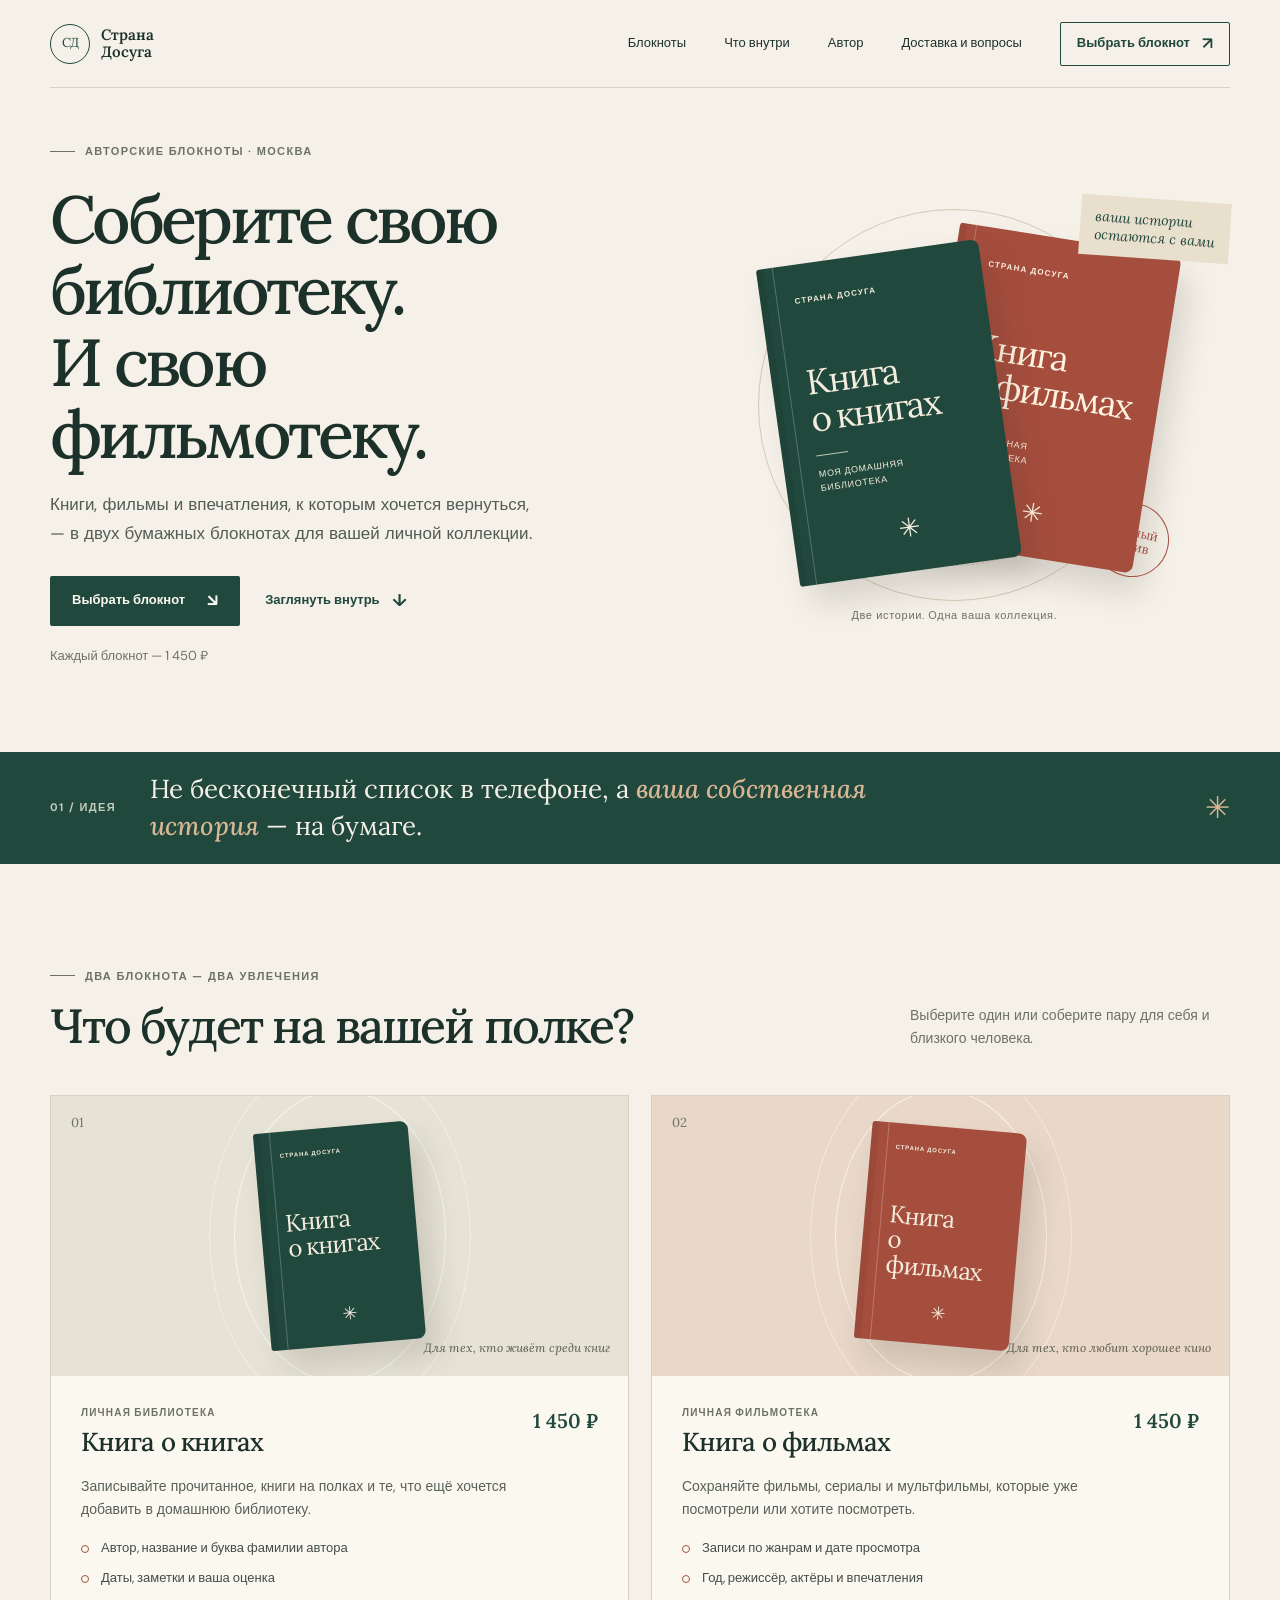
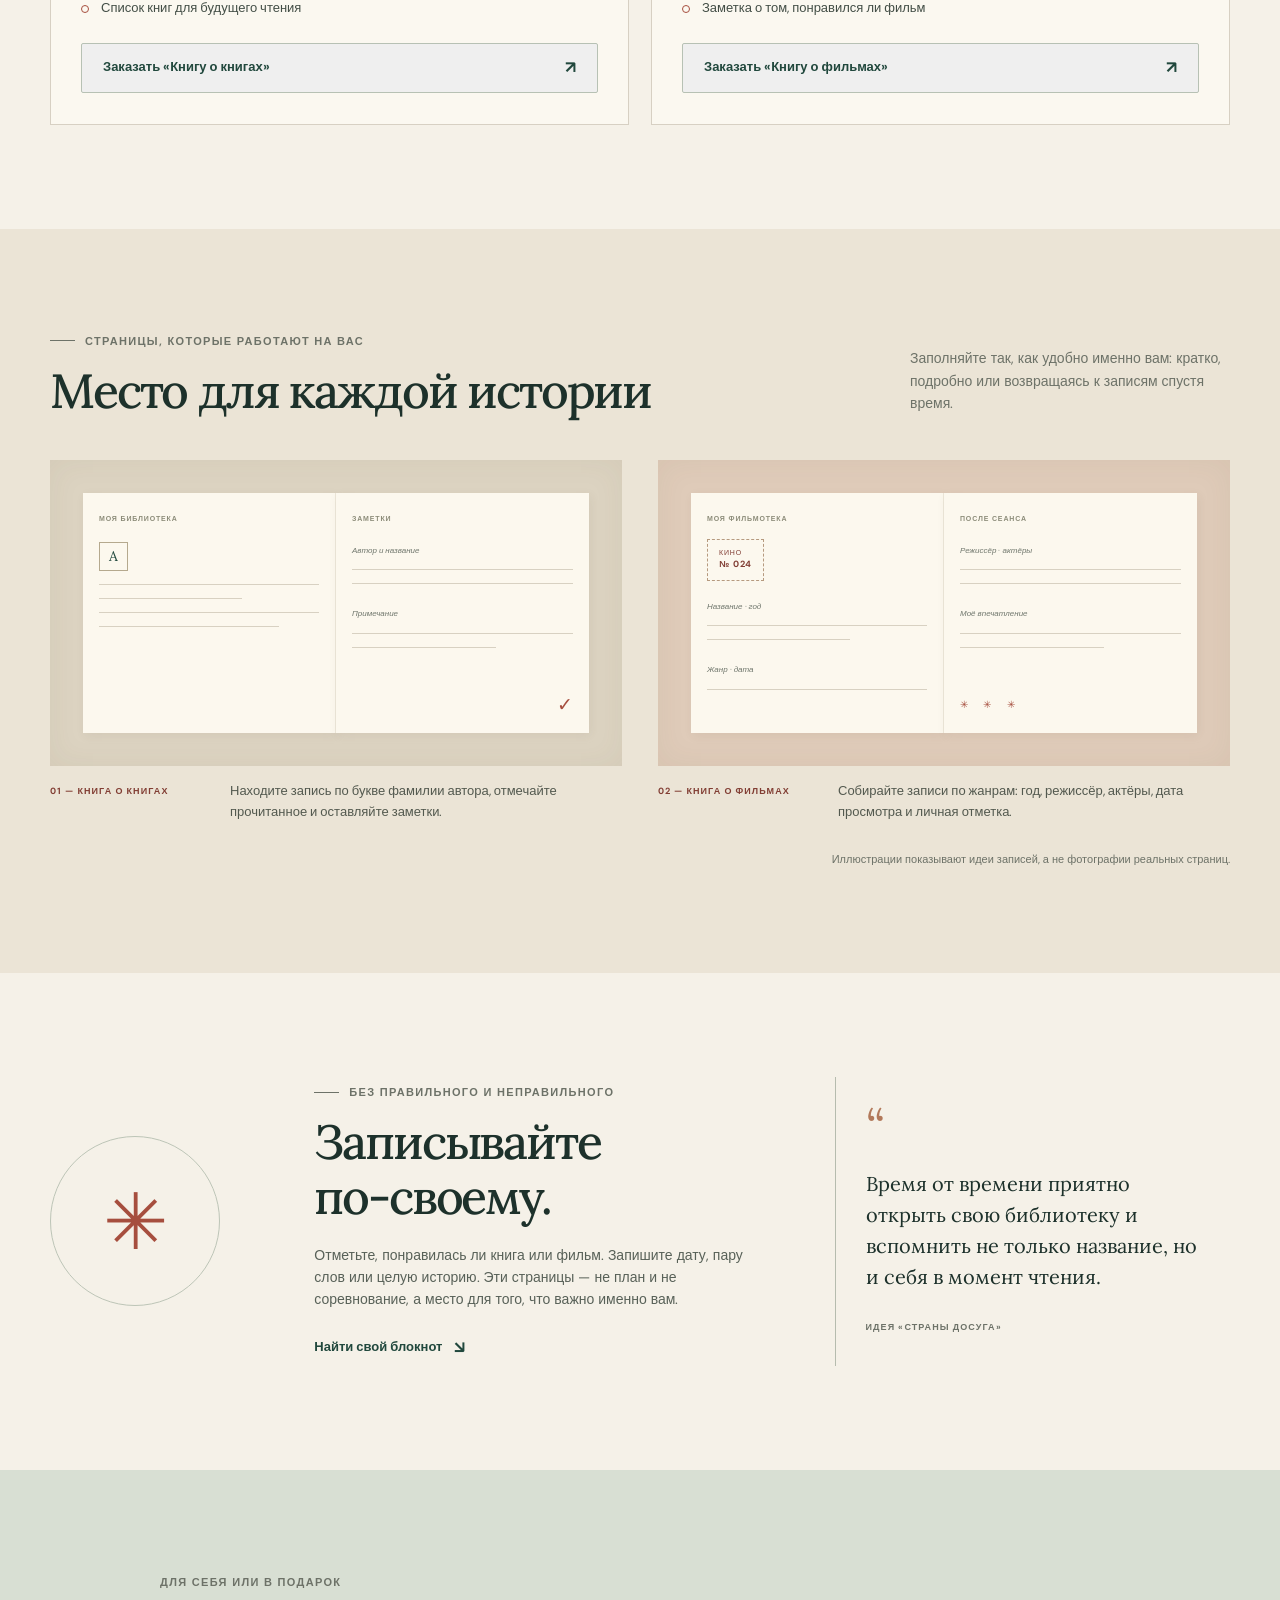
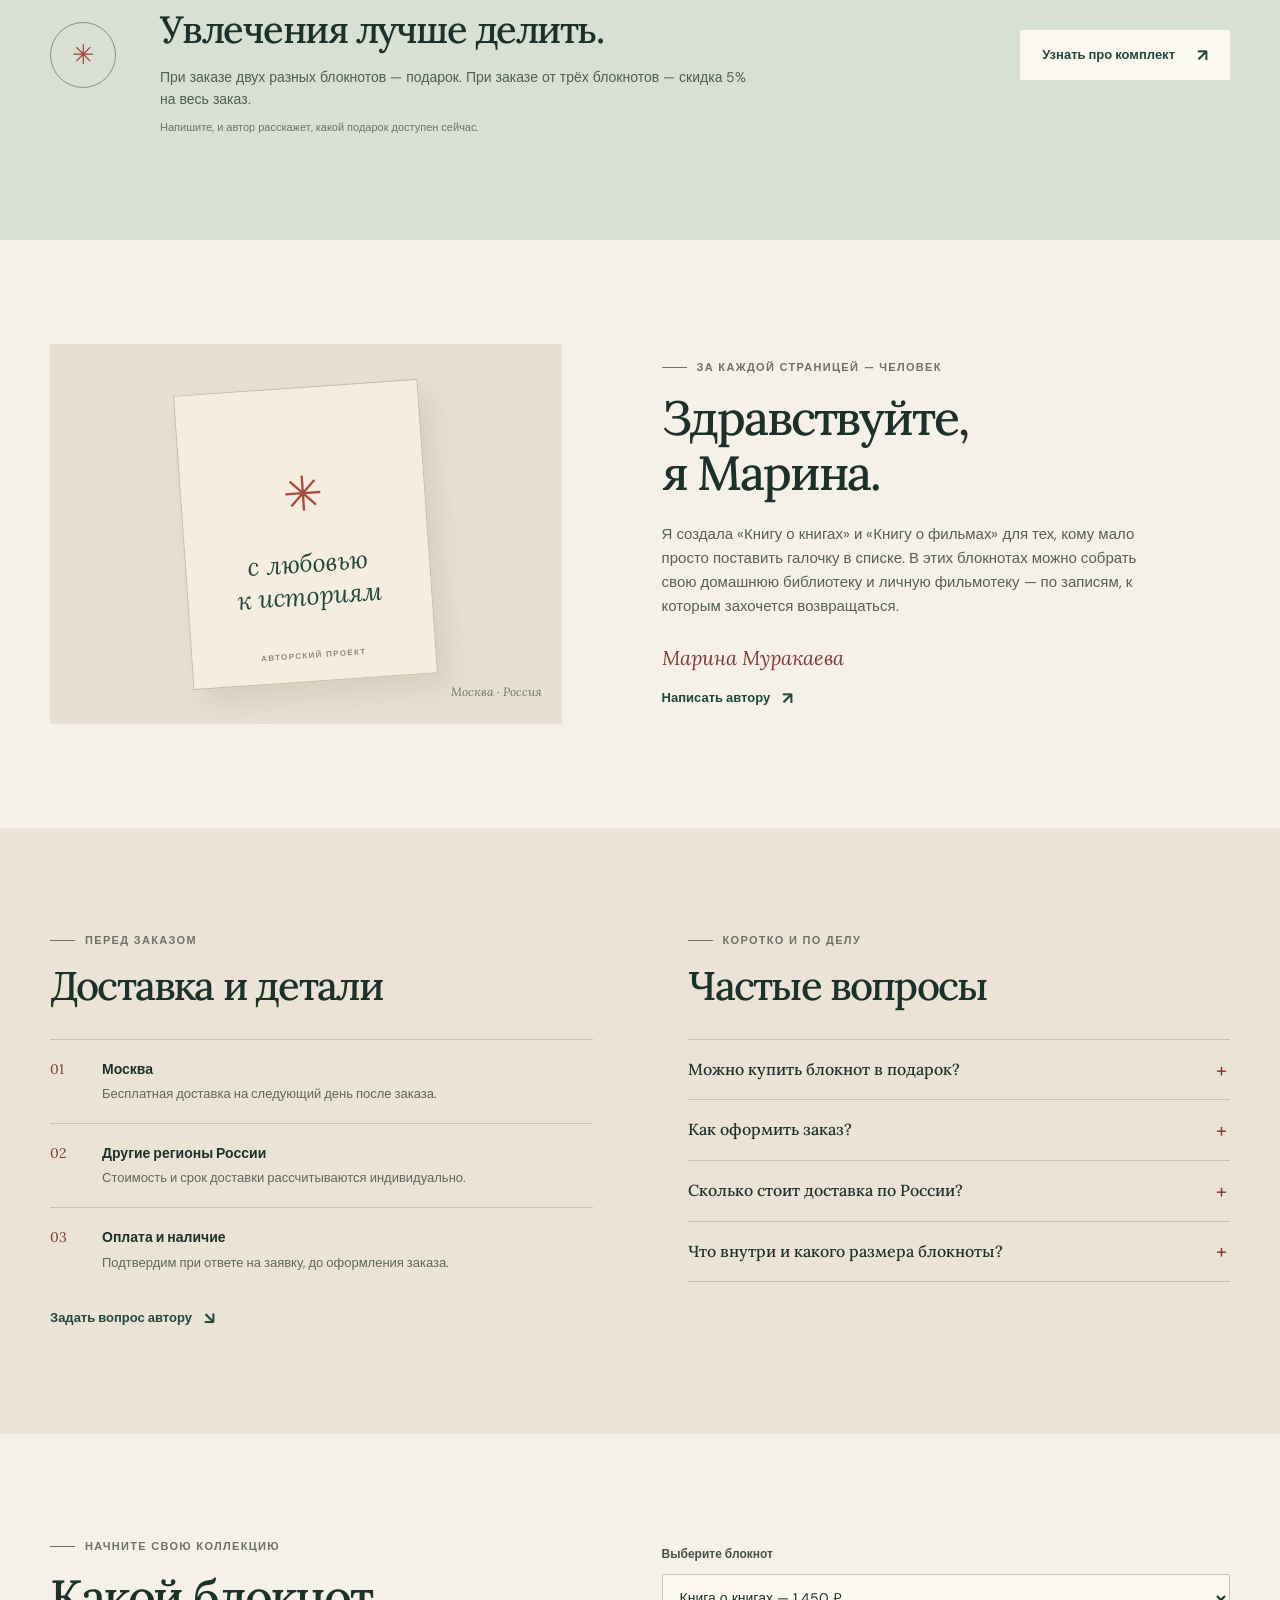
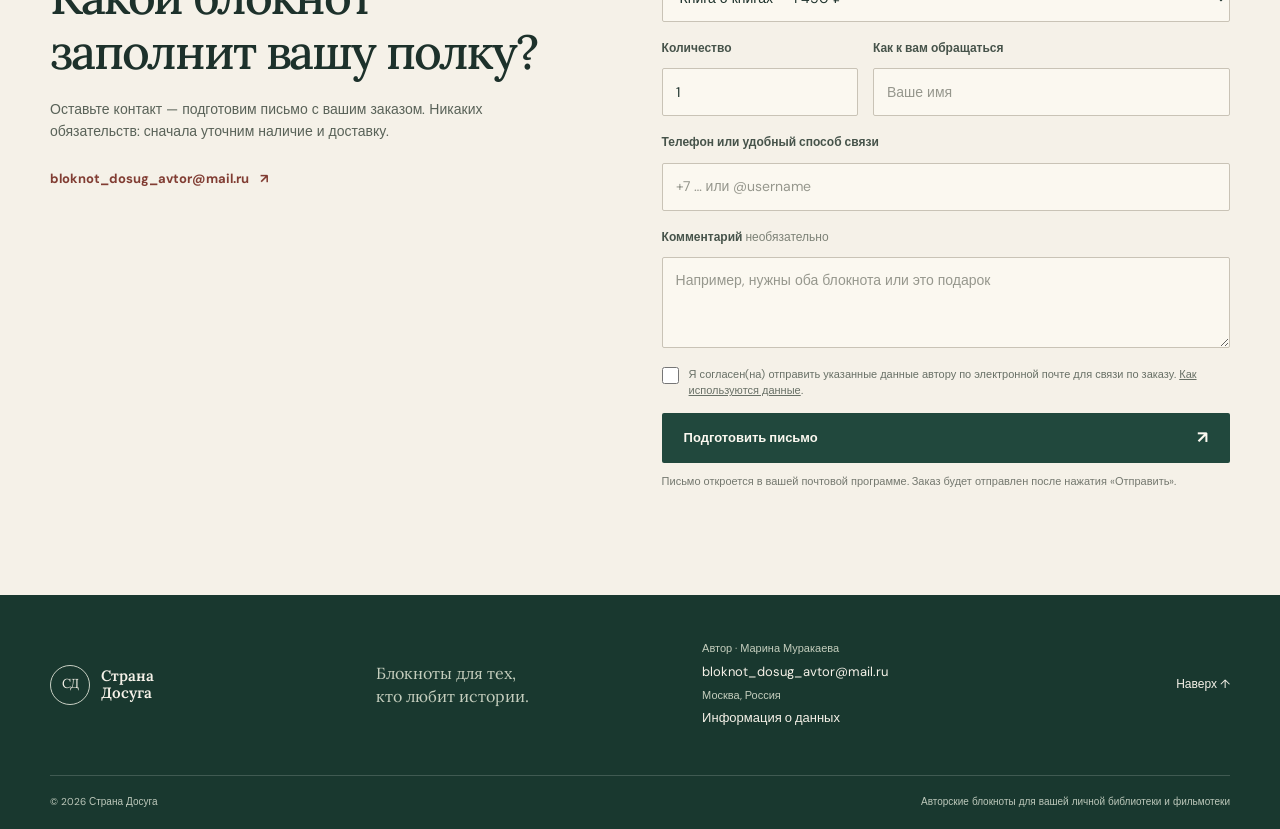
<file: index.html>
<!doctype html>
<html lang="ru">
  <head>
    <meta charset="UTF-8" />
    <meta name="viewport" content="width=device-width, initial-scale=1" />
    <meta
      name="description"
      content="Авторские блокноты «Книга о книгах» и «Книга о фильмах» — ваша личная библиотека и фильмотека на бумаге."
    />
    <meta name="theme-color" content="#f5f1e8" />
    <title>Страна Досуга — книги, фильмы и ваши истории</title>
    <link rel="preconnect" href="https://fonts.googleapis.com" />
    <link rel="preconnect" href="https://fonts.gstatic.com" crossorigin />
    <link
      href="https://fonts.googleapis.com/css2?family=DM+Sans:wght@400;500;600;700&family=Lora:wght@400;500;600;700&display=swap"
      rel="stylesheet"
    />
    <link rel="stylesheet" href="styles.css" />
    <script src="script.js" defer></script>
  </head>
  <body>
    <a class="skip-link" href="#main">Перейти к содержанию</a>
    <header class="site-header">
      <a class="brand" href="#top" aria-label="Страна Досуга — на главную">
        <span class="brand-mark" aria-hidden="true">СД</span>
        <span class="brand-name">Страна<br />Досуга</span>
      </a>
      <button class="menu-toggle" type="button" aria-expanded="false" aria-controls="site-nav">
        <span class="sr-only">Открыть меню</span>
        <span></span><span></span>
      </button>
      <nav class="site-nav" id="site-nav" aria-label="Основная навигация">
        <a href="#products">Блокноты</a>
        <a href="#inside">Что внутри</a>
        <a href="#author">Автор</a>
        <a href="#questions">Доставка и вопросы</a>
        <a class="nav-cta" href="#order">Выбрать блокнот <span aria-hidden="true">↗</span></a>
      </nav>
    </header>

    <main id="main">
      <section class="hero section-wrap" id="top">
        <div class="hero-copy">
          <p class="eyebrow"><span class="eyebrow-line"></span> Авторские блокноты · Москва</p>
          <h1>Соберите свою библиотеку. И&nbsp;свою фильмотеку.</h1>
          <p class="hero-intro">
            Книги, фильмы и впечатления, к которым хочется вернуться, — в двух бумажных
            блокнотах для вашей личной коллекции.
          </p>
          <div class="hero-actions">
            <a class="button button-dark" href="#products">Выбрать блокнот <span aria-hidden="true">↘</span></a>
            <a class="text-link" href="#inside">Заглянуть внутрь <span aria-hidden="true">↓</span></a>
          </div>
          <p class="hero-price">Каждый блокнот — 1&nbsp;450&nbsp;₽</p>
        </div>
        <div class="hero-art" aria-label="Иллюстрация двух авторских блокнотов">
          <div class="hero-note note-top">ваши истории<br />остаются с вами</div>
          <div class="hero-book book-film" aria-hidden="true">
            <span class="book-kicker">СТРАНА ДОСУГА</span>
            <span class="book-title">Книга<br />о фильмах</span>
            <span class="book-rule"></span>
            <span class="book-subtitle">моя личная фильмотека</span>
            <span class="book-symbol">✳</span>
          </div>
          <div class="hero-book book-reading" aria-hidden="true">
            <span class="book-kicker">СТРАНА ДОСУГА</span>
            <span class="book-title">Книга<br />о книгах</span>
            <span class="book-rule"></span>
            <span class="book-subtitle">моя домашняя библиотека</span>
            <span class="book-symbol">✳</span>
          </div>
          <span class="hero-stamp" aria-hidden="true">Личный<br />архив</span>
          <span class="hero-caption">Две истории. Одна ваша коллекция.</span>
        </div>
      </section>

      <section class="intro-strip" aria-label="Идея проекта">
        <div class="section-wrap intro-strip-inner">
          <span class="small-index">01 / ИДЕЯ</span>
          <p>Не бесконечный список в телефоне, а <em>ваша собственная история</em> — на бумаге.</p>
          <span class="intro-flower" aria-hidden="true">✳</span>
        </div>
      </section>

      <section class="products section-wrap section-pad" id="products">
        <div class="section-heading">
          <div>
            <p class="eyebrow"><span class="eyebrow-line"></span> Два блокнота — два увлечения</p>
            <h2>Что будет на вашей полке?</h2>
          </div>
          <p class="section-aside">Выберите один или соберите пару для себя и близкого человека.</p>
        </div>
        <div class="product-grid">
          <article class="product-card product-card-reading">
            <div class="product-visual">
              <div class="mini-book mini-book-reading" aria-hidden="true">
                <span class="mini-kicker">СТРАНА ДОСУГА</span>
                <span class="mini-title">Книга<br />о книгах</span>
                <span class="mini-flower">✳</span>
              </div>
              <span class="visual-caption">Для тех, кто живёт среди книг</span>
              <span class="visual-number">01</span>
            </div>
            <div class="product-info">
              <div class="product-title-row">
                <div>
                  <p class="eyebrow">Личная библиотека</p>
                  <h3>Книга о книгах</h3>
                </div>
                <p class="product-price">1&nbsp;450&nbsp;₽</p>
              </div>
              <p class="product-description">
                Записывайте прочитанное, книги на полках и те, что ещё хочется добавить
                в домашнюю библиотеку.
              </p>
              <ul class="feature-list">
                <li>Автор, название и буква фамилии автора</li>
                <li>Даты, заметки и ваша оценка</li>
                <li>Список книг для будущего чтения</li>
              </ul>
              <button class="button button-outline order-trigger" type="button" data-product="Книга о книгах">
                Заказать «Книгу о книгах» <span aria-hidden="true">↗</span>
              </button>
            </div>
          </article>

          <article class="product-card product-card-film">
            <div class="product-visual">
              <div class="mini-book mini-book-film" aria-hidden="true">
                <span class="mini-kicker">СТРАНА ДОСУГА</span>
                <span class="mini-title">Книга<br />о фильмах</span>
                <span class="mini-flower">✳</span>
              </div>
              <span class="visual-caption">Для тех, кто любит хорошее кино</span>
              <span class="visual-number">02</span>
            </div>
            <div class="product-info">
              <div class="product-title-row">
                <div>
                  <p class="eyebrow">Личная фильмотека</p>
                  <h3>Книга о фильмах</h3>
                </div>
                <p class="product-price">1&nbsp;450&nbsp;₽</p>
              </div>
              <p class="product-description">
                Сохраняйте фильмы, сериалы и мультфильмы, которые уже посмотрели
                или хотите посмотреть.
              </p>
              <ul class="feature-list">
                <li>Записи по жанрам и дате просмотра</li>
                <li>Год, режиссёр, актёры и впечатления</li>
                <li>Заметка о том, понравился ли фильм</li>
              </ul>
              <button class="button button-outline order-trigger" type="button" data-product="Книга о фильмах">
                Заказать «Книгу о фильмах» <span aria-hidden="true">↗</span>
              </button>
            </div>
          </article>
        </div>
      </section>

      <section class="inside section-pad" id="inside">
        <div class="section-wrap">
          <div class="section-heading inside-heading">
            <div>
              <p class="eyebrow"><span class="eyebrow-line"></span> Страницы, которые работают на вас</p>
              <h2>Место для каждой истории</h2>
            </div>
            <p class="section-aside">Заполняйте так, как удобно именно вам: кратко, подробно или возвращаясь к записям спустя время.</p>
          </div>
          <div class="spread-grid">
            <article class="spread-card spread-card-book">
              <div class="spread spread-book" aria-label="Иллюстрация страницы книжного блокнота">
                <div class="spread-page">
                  <span class="page-overline">МОЯ БИБЛИОТЕКА</span>
                  <span class="page-letter">А</span>
                  <span class="page-lines"></span><span class="page-lines short"></span>
                  <span class="page-lines"></span><span class="page-lines medium"></span>
                </div>
                <div class="spread-page">
                  <span class="page-overline">ЗАМЕТКИ</span>
                  <span class="page-label">Автор и название</span>
                  <span class="page-lines"></span><span class="page-lines"></span>
                  <span class="page-label page-label-spaced">Примечание</span>
                  <span class="page-lines"></span><span class="page-lines short"></span>
                  <span class="page-tick">✓</span>
                </div>
              </div>
              <div class="spread-caption">
                <span class="small-index">01 — КНИГА О КНИГАХ</span>
                <p>Находите запись по букве фамилии автора, отмечайте прочитанное и оставляйте заметки.</p>
              </div>
            </article>
            <article class="spread-card spread-card-film">
              <div class="spread spread-film" aria-label="Иллюстрация страницы киноблокнота">
                <div class="spread-page">
                  <span class="page-overline">МОЯ ФИЛЬМОТЕКА</span>
                  <span class="ticket-stub">КИНО<br /><b>№ 024</b></span>
                  <span class="page-label">Название · год</span>
                  <span class="page-lines"></span><span class="page-lines short"></span>
                  <span class="page-label page-label-spaced">Жанр · дата</span>
                  <span class="page-lines"></span>
                </div>
                <div class="spread-page">
                  <span class="page-overline">ПОСЛЕ СЕАНСА</span>
                  <span class="page-label">Режиссёр · актёры</span>
                  <span class="page-lines"></span><span class="page-lines"></span>
                  <span class="page-label page-label-spaced">Моё впечатление</span>
                  <span class="page-lines"></span><span class="page-lines short"></span>
                  <span class="page-rating">✳ &nbsp; ✳ &nbsp; ✳</span>
                </div>
              </div>
              <div class="spread-caption">
                <span class="small-index">02 — КНИГА О ФИЛЬМАХ</span>
                <p>Собирайте записи по жанрам: год, режиссёр, актёры, дата просмотра и личная отметка.</p>
              </div>
            </article>
          </div>
          <p class="visual-disclaimer">Иллюстрации показывают идеи записей, а не фотографии реальных страниц.</p>
        </div>
      </section>

      <section class="flexibility section-wrap section-pad">
        <div class="flexibility-mark" aria-hidden="true">✳</div>
        <div class="flexibility-copy">
          <p class="eyebrow"><span class="eyebrow-line"></span> Без правильного и неправильного</p>
          <h2>Записывайте<br />по-своему.</h2>
          <p>Отметьте, понравилась ли книга или фильм. Запишите дату, пару слов или целую историю. Эти страницы — не план и не соревнование, а место для того, что важно именно вам.</p>
          <a class="text-link" href="#order">Найти свой блокнот <span aria-hidden="true">↘</span></a>
        </div>
        <div class="flexibility-quote">
          <span class="quote-mark" aria-hidden="true">“</span>
          <p>Время от времени приятно открыть свою библиотеку и вспомнить не только название, но и себя в момент чтения.</p>
          <span class="quote-caption">ИДЕЯ «СТРАНЫ ДОСУГА»</span>
        </div>
      </section>

      <section class="gift section-pad" id="gift">
        <div class="section-wrap gift-inner">
          <div class="gift-icon" aria-hidden="true">✳</div>
          <div class="gift-copy">
            <p class="eyebrow">Для себя или в подарок</p>
            <h2>Увлечения лучше делить.</h2>
            <p>При заказе двух разных блокнотов — подарок. При заказе от трёх блокнотов — скидка 5% на весь заказ.</p>
            <p class="gift-footnote">Напишите, и автор расскажет, какой подарок доступен сейчас.</p>
          </div>
          <button class="button button-light order-trigger" type="button" data-product="Комплект: оба блокнота">
            Узнать про комплект <span aria-hidden="true">↗</span>
          </button>
        </div>
      </section>

      <section class="author section-wrap section-pad" id="author">
        <div class="author-portrait" aria-hidden="true">
          <div class="portrait-paper">
            <span class="portrait-sun">✳</span>
            <span class="portrait-script">с любовью<br />к историям</span>
            <span class="portrait-caption">АВТОРСКИЙ ПРОЕКТ</span>
          </div>
          <span class="portrait-note">Москва · Россия</span>
        </div>
        <div class="author-copy">
          <p class="eyebrow"><span class="eyebrow-line"></span> За каждой страницей — человек</p>
          <h2>Здравствуйте,<br />я Марина.</h2>
          <p>Я создала «Книгу о книгах» и «Книгу о фильмах» для тех, кому мало просто поставить галочку в списке. В этих блокнотах можно собрать свою домашнюю библиотеку и личную фильмотеку — по записям, к которым захочется возвращаться.</p>
          <p class="author-signature">Марина Муракаева</p>
          <a class="text-link" href="mailto:bloknot_dosug_avtor@mail.ru">Написать автору <span aria-hidden="true">↗</span></a>
        </div>
      </section>

      <section class="practical section-pad" id="questions">
        <div class="section-wrap practical-grid">
          <div class="delivery-card">
            <p class="eyebrow"><span class="eyebrow-line"></span> Перед заказом</p>
            <h2>Доставка и детали</h2>
            <div class="delivery-item">
              <span class="delivery-icon" aria-hidden="true">01</span>
              <div><h3>Москва</h3><p>Бесплатная доставка на следующий день после заказа.</p></div>
            </div>
            <div class="delivery-item">
              <span class="delivery-icon" aria-hidden="true">02</span>
              <div><h3>Другие регионы России</h3><p>Стоимость и срок доставки рассчитываются индивидуально.</p></div>
            </div>
            <div class="delivery-item">
              <span class="delivery-icon" aria-hidden="true">03</span>
              <div><h3>Оплата и наличие</h3><p>Подтвердим при ответе на заявку, до оформления заказа.</p></div>
            </div>
            <a class="text-link" href="#order">Задать вопрос автору <span aria-hidden="true">↘</span></a>
          </div>
          <div class="faq">
            <p class="eyebrow"><span class="eyebrow-line"></span> Коротко и по делу</p>
            <h2>Частые вопросы</h2>
            <details>
              <summary>Можно купить блокнот в подарок?</summary>
              <p>Да. При заказе двух разных блокнотов предусмотрен подарок. Напишите автору, чтобы уточнить, что входит в предложение сейчас.</p>
            </details>
            <details>
              <summary>Как оформить заказ?</summary>
              <p>Выберите блокнот и заполните короткую форму. Откроется письмо с данными заказа — проверьте его и нажмите «Отправить» в почтовом приложении.</p>
            </details>
            <details>
              <summary>Сколько стоит доставка по России?</summary>
              <p>Для регионов России стоимость и сроки рассчитываются индивидуально. Автор сообщит их до подтверждения заказа.</p>
            </details>
            <details>
              <summary>Что внутри и какого размера блокноты?</summary>
              <p>Содержание блокнотов показано выше. Размер, тип бумаги, переплёт и количество страниц можно уточнить у автора перед заказом.</p>
            </details>
          </div>
        </div>
      </section>

      <section class="order section-wrap section-pad" id="order">
        <div class="order-heading">
          <p class="eyebrow"><span class="eyebrow-line"></span> Начните свою коллекцию</p>
          <h2>Какой блокнот<br />заполнит вашу полку?</h2>
          <p>Оставьте контакт — подготовим письмо с вашим заказом. Никаких обязательств: сначала уточним наличие и доставку.</p>
          <a class="order-email" href="mailto:bloknot_dosug_avtor@mail.ru">bloknot_dosug_avtor@mail.ru <span aria-hidden="true">↗</span></a>
        </div>
        <form class="order-form" id="order-form">
          <label for="product">Выберите блокнот</label>
          <select id="product" name="product" required>
            <option value="Книга о книгах">Книга о книгах — 1 450 ₽</option>
            <option value="Книга о фильмах">Книга о фильмах — 1 450 ₽</option>
            <option value="Комплект: оба блокнота">Комплект: оба блокнота — уточнить подарок</option>
          </select>
          <div class="form-row">
            <div>
              <label for="quantity">Количество</label>
              <input id="quantity" name="quantity" type="number" min="1" max="99" value="1" required />
            </div>
            <div>
              <label for="name">Как к вам обращаться</label>
              <input id="name" name="name" type="text" autocomplete="name" placeholder="Ваше имя" required />
            </div>
          </div>
          <label for="contact">Телефон или удобный способ связи</label>
          <input id="contact" name="contact" type="text" autocomplete="tel" placeholder="+7 … или @username" required />
          <label for="note">Комментарий <span class="label-optional">необязательно</span></label>
          <textarea id="note" name="note" rows="3" placeholder="Например, нужны оба блокнота или это подарок"></textarea>
          <label class="consent">
            <input id="consent" name="consent" type="checkbox" required />
            <span>Я согласен(на) отправить указанные данные автору по электронной почте для связи по заказу. <a href="privacy.html" target="_blank" rel="noopener">Как используются данные</a>.</span>
          </label>
          <button class="button button-dark form-submit" type="submit">Подготовить письмо <span aria-hidden="true">↗</span></button>
          <p class="form-note" id="form-note" aria-live="polite">Письмо откроется в вашей почтовой программе. Заказ будет отправлен после нажатия «Отправить».</p>
        </form>
      </section>
    </main>

    <footer class="site-footer">
      <div class="section-wrap footer-main">
        <a class="brand footer-brand" href="#top">
          <span class="brand-mark" aria-hidden="true">СД</span>
          <span class="brand-name">Страна<br />Досуга</span>
        </a>
        <p>Блокноты для тех,<br />кто любит истории.</p>
        <div class="footer-contact">
          <span>Автор · Марина Муракаева</span>
          <a href="mailto:bloknot_dosug_avtor@mail.ru">bloknot_dosug_avtor@mail.ru</a>
          <span>Москва, Россия</span>
          <a href="privacy.html">Информация о данных</a>
        </div>
        <a class="back-top" href="#top">Наверх ↑</a>
      </div>
      <div class="section-wrap footer-bottom">
        <span>© <span id="year">2026</span> Страна Досуга</span>
        <span>Авторские блокноты для вашей личной библиотеки и фильмотеки</span>
      </div>
    </footer>
  </body>
</html>
</file>
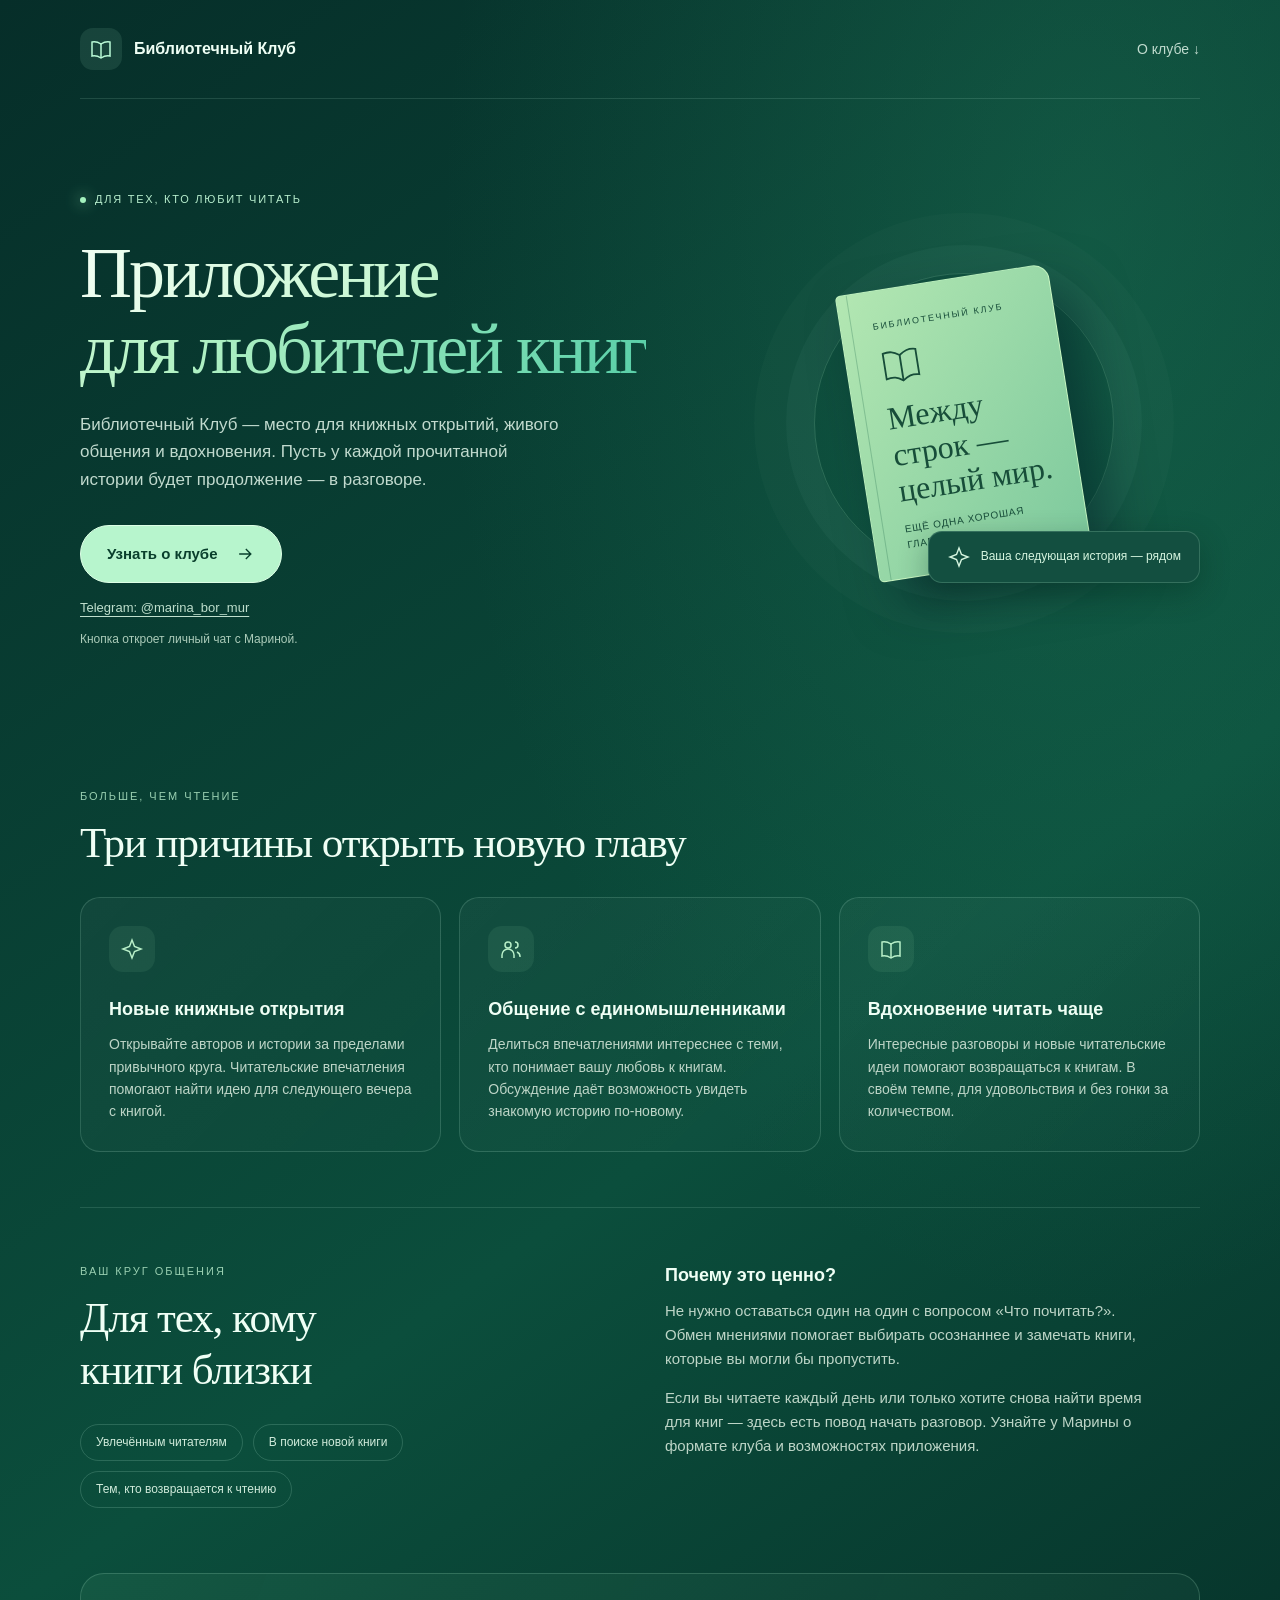
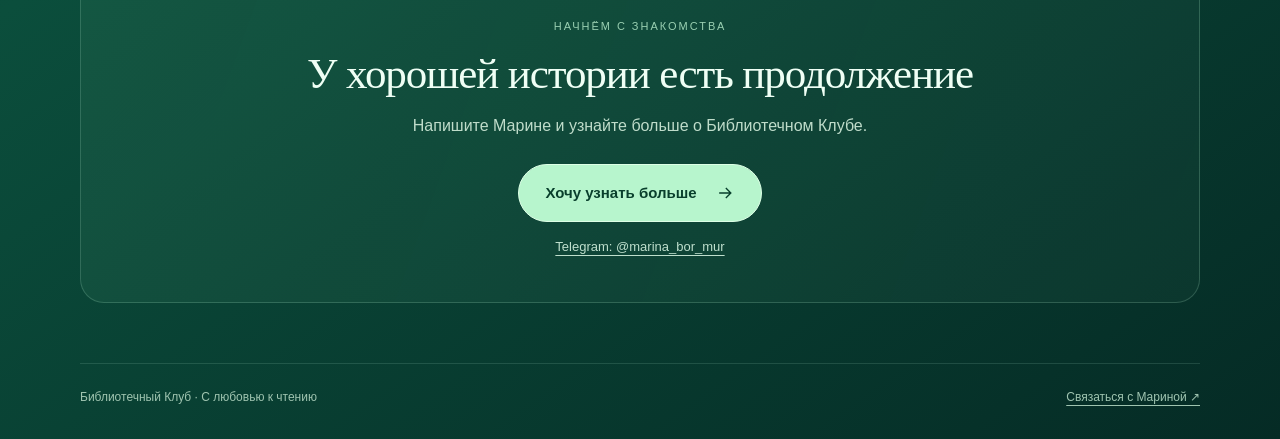
<file: landing.html>
<!doctype html>
<html lang="ru">
<head>
<meta charset="utf-8">
<meta name="viewport" content="width=device-width,initial-scale=1">
<meta name="theme-color" content="#073d32">
<meta name="description" content="Библиотечный Клуб — приложение для любителей книг. Новые книжные открытия, общение и вдохновение для чтения.">
<title>Библиотечный Клуб — приложение для любителей книг</title>
<style>
*{box-sizing:border-box}html{scroll-behavior:smooth}body{margin:0;background:#052b25;color:#effff5;font-family:Arial,sans-serif;line-height:1.6;background-image:radial-gradient(ellipse at 85% 12%,#25876255,transparent 42%),linear-gradient(145deg,#062e29,#0b4e3c 55%,#052b25)}a{color:inherit}svg{width:24px;height:24px;flex-shrink:0}.wrap{width:min(1120px,100% - 40px);margin:auto}header{display:flex;justify-content:space-between;align-items:center;gap:20px;padding:28px 0;border-bottom:1px solid #c6ffe321}.brand{display:flex;align-items:center;gap:12px;font-weight:700;text-decoration:none}.logo{display:grid;place-items:center;width:42px;height:42px;border-radius:13px;background:#b9f9d619;color:#b9f9d6}nav a{color:#c0dbce;font-size:14px;text-decoration:none}nav a:hover{color:white}.hero{padding:86px 0 72px;display:grid;grid-template-columns:1.25fr 1fr;gap:56px;align-items:center}.eyebrow{display:inline-flex;align-items:center;gap:9px;font-size:11px;letter-spacing:.16em;text-transform:uppercase;color:#b7edcd}.dot{width:6px;height:6px;border-radius:50%;background:#a3f2be;box-shadow:0 0 15px #a3f2be}h1,h2,h3,p{margin-top:0}h1{font-family:Georgia,serif;font-weight:400;font-size:clamp(42px,5.8vw,72px);line-height:1.06;letter-spacing:-.04em;margin:24px 0}h1 span{background:linear-gradient(110deg,#f2fff3,#b5f3c5 48%,#58cfa8);background-clip:text;-webkit-background-clip:text;color:transparent}.intro{max-width:490px;color:#c1dace;font-size:17px}.cta-area{margin-top:32px}.cta{display:inline-flex;align-items:center;justify-content:center;gap:18px;min-height:56px;padding:16px 26px;background:#b7f5cd;color:#093f2c;border:1px solid #ddffe6;border-radius:100px;text-decoration:none;font-size:15px;font-weight:700;animation:pulse 3s ease-in-out infinite;transition:transform .2s,background .2s}.cta:hover{background:#d6ffe4;transform:translateY(-3px)}.cta svg{width:20px;height:20px}.contact{display:block;width:fit-content;margin-top:15px;font-size:13px;color:#bfdfcd;text-underline-offset:4px}.contact:hover{color:white}.caption{margin-top:11px;font-size:12px;color:#abcbb9}.art{position:relative;min-height:350px;display:grid;place-items:center}.halo{position:absolute;width:300px;height:300px;border:1px solid #c1ffd52b;border-radius:50%;box-shadow:0 0 0 28px #b9ffd509,0 0 0 60px #b9ffd505}.book{position:relative;width:215px;height:290px;border-radius:5px 16px 16px 5px;background:linear-gradient(130deg,#b3e7b2,#7dc99d);color:#174d39;border:1px solid #d9ffcb99;box-shadow:20px 26px 50px #001e2680;transform:rotate(-9deg);padding:28px 25px 24px 32px;display:flex;flex-direction:column;justify-content:space-between}.book:before{content:'';position:absolute;left:10px;top:0;bottom:0;border-left:1px solid #357b5a55}.book small{font-size:9px;letter-spacing:.2em}.book strong{font-family:Georgia,serif;font-size:32px;font-weight:400;line-height:1.15}.book svg{width:44px;height:44px;stroke-width:1}.book-bottom{font-size:10px;letter-spacing:.08em}.float-note{position:absolute;right:0;bottom:15px;display:flex;align-items:center;gap:10px;padding:13px 18px;background:#134f40;border:1px solid #b8f2d333;border-radius:14px;box-shadow:0 10px 30px #00281c55;font-size:12px;color:#d5f5df}.section{padding:55px 0}.section-label{font-size:11px;letter-spacing:.18em;text-transform:uppercase;color:#99cfb1;margin-bottom:12px}h2{font-family:Georgia,serif;font-size:clamp(30px,4vw,43px);font-weight:400;line-height:1.2;letter-spacing:-.025em;margin-bottom:28px}.cards{display:grid;grid-template-columns:repeat(3,1fr);gap:18px}.card{padding:28px;border:1px solid #c5ffe229;border-radius:20px;background:linear-gradient(135deg,#ffffff09,#ffffff03);transition:transform .25s,border-color .25s,background .25s}.card:hover{transform:translateY(-6px);border-color:#b5f3c580;background:#ffffff0b}.icon{width:46px;height:46px;border-radius:14px;display:grid;place-items:center;color:#b8efc8;background:#b5f3c512;margin-bottom:25px}h3{font-size:18px;line-height:1.35;margin-bottom:12px}.card p{font-size:14px;color:#bdd5c7;margin-bottom:0}.audience{display:grid;grid-template-columns:1fr 1fr;gap:50px;align-items:start;border-top:1px solid #c6ffe321}.audience p{color:#bdd5c7;max-width:490px;font-size:15px}.tags{display:flex;flex-wrap:wrap;gap:10px}.tag{font-size:12px;color:#d0ebdb;border:1px solid #c6ffe32b;border-radius:100px;padding:8px 15px}.end{margin:10px 0 60px;text-align:center;padding:44px 24px;border:1px solid #bcf5d431;border-radius:24px;background:linear-gradient(110deg,#84d9a213,#b8f3cc09)}.end h2{margin-bottom:14px}.end p{color:#bfdcca;margin-bottom:25px}.end .contact{margin-left:auto;margin-right:auto}footer{padding:24px 0 32px;border-top:1px solid #c6ffe321;display:flex;justify-content:space-between;gap:14px;flex-wrap:wrap;color:#9fc4b0;font-size:12px}footer a{text-underline-offset:4px}a:focus-visible{outline:3px solid #e0ffb7;outline-offset:6px}@keyframes pulse{0%,100%{box-shadow:0 0 0 0 #b7f5cd35}60%{box-shadow:0 0 0 12px #b7f5cd00}}@media(max-width:760px){.hero{grid-template-columns:1fr;padding:54px 0 28px;gap:20px}.hero-copy{max-width:600px}.art{min-height:320px}.float-note{right:calc(50% - 155px)}.cards{grid-template-columns:1fr}.card{padding:25px}.audience{grid-template-columns:1fr;gap:16px}.section{padding:38px 0}.icon{margin-bottom:18px}header{padding:20px 0}.brand{font-size:14px}nav a{font-size:12px}.end{margin-bottom:35px}h1{font-size:clamp(40px,8vw,60px)}}@media(max-width:360px){.wrap{width:calc(100% - 28px)}nav{display:none}.cta{padding:15px 20px;font-size:14px}.halo{width:250px;height:250px}.float-note{right:0;font-size:11px}}@media(prefers-reduced-motion:reduce){html{scroll-behavior:auto}*,*:before{animation:none!important;transition:none!important}}
</style>
</head>
<body>
<svg xmlns="http://www.w3.org/2000/svg" style="position:absolute;width:0;height:0;overflow:hidden" aria-hidden="true"><defs>
<symbol id="book-icon" viewBox="0 0 24 24"><path d="M3 5c4-1 6 0 9 2 3-2 5-3 9-2v14c-4-1-6 0-9 2-3-2-5-3-9-2V5Z"/><path d="M12 7v14"/></symbol>
<symbol id="spark" viewBox="0 0 24 24"><path d="m12 3 2.5 6.5L21 12l-6.5 2.5L12 21l-2.5-6.5L3 12l6.5-2.5L12 3Z"/></symbol>
<symbol id="people" viewBox="0 0 24 24"><circle cx="9" cy="8" r="3"/><path d="M3 21v-3a6 6 0 0 1 12 0v3M16 5a3 3 0 0 1 0 6M18 15a5 5 0 0 1 3 5"/></symbol>
<symbol id="arrow" viewBox="0 0 24 24"><path d="M5 12h14m-6-6 6 6-6 6"/></symbol>
</defs></svg>
<div class="wrap">
<header><a class="brand" href="#home"><span class="logo"><svg fill="none" stroke="currentColor" stroke-width="1.5" aria-hidden="true"><use href="#book-icon"/></svg></span>Библиотечный Клуб</a><nav aria-label="Навигация"><a href="#benefits">О клубе ↓</a></nav></header>
<main id="home">
<section class="hero" aria-labelledby="title">
<div class="hero-copy"><div class="eyebrow"><span class="dot" aria-hidden="true"></span>Для тех, кто любит читать</div><h1 id="title"><span>Приложение<br>для любителей книг</span></h1><p class="intro">Библиотечный Клуб — место для книжных открытий, живого общения и вдохновения. Пусть у каждой прочитанной истории будет продолжение — в разговоре.</p><div class="cta-area"><a class="cta" href="https://t.me/marina_bor_mur" target="_blank" rel="noopener noreferrer">Узнать о клубе<svg fill="none" stroke="currentColor" stroke-width="1.6" aria-hidden="true"><use href="#arrow"/></svg></a><a class="contact" href="https://t.me/marina_bor_mur" target="_blank" rel="noopener noreferrer">Telegram: @marina_bor_mur</a><p class="caption">Кнопка откроет личный чат с Мариной.</p></div></div>
<div class="art" aria-hidden="true"><div class="halo"></div><div class="book"><small>БИБЛИОТЕЧНЫЙ КЛУБ</small><svg fill="none" stroke="currentColor"><use href="#book-icon"/></svg><strong>Между строк —<br>целый мир.</strong><span class="book-bottom">ЕЩЁ ОДНА ХОРОШАЯ ГЛАВА</span></div><div class="float-note"><svg fill="none" stroke="currentColor" stroke-width="1.4"><use href="#spark"/></svg>Ваша следующая история — рядом</div></div>
</section>
<section class="section" id="benefits" aria-labelledby="benefits-title"><div class="section-label">Больше, чем чтение</div><h2 id="benefits-title">Три причины открыть новую главу</h2><div class="cards">
<article class="card"><div class="icon"><svg fill="none" stroke="currentColor" stroke-width="1.5" aria-hidden="true"><use href="#spark"/></svg></div><h3>Новые книжные открытия</h3><p>Открывайте авторов и истории за пределами привычного круга. Читательские впечатления помогают найти идею для следующего вечера с книгой.</p></article>
<article class="card"><div class="icon"><svg fill="none" stroke="currentColor" stroke-width="1.5" aria-hidden="true"><use href="#people"/></svg></div><h3>Общение с единомышленниками</h3><p>Делиться впечатлениями интереснее с теми, кто понимает вашу любовь к книгам. Обсуждение даёт возможность увидеть знакомую историю по-новому.</p></article>
<article class="card"><div class="icon"><svg fill="none" stroke="currentColor" stroke-width="1.5" aria-hidden="true"><use href="#book-icon"/></svg></div><h3>Вдохновение читать чаще</h3><p>Интересные разговоры и новые читательские идеи помогают возвращаться к книгам. В своём темпе, для удовольствия и без гонки за количеством.</p></article>
</div></section>
<section class="section audience" aria-labelledby="audience-title"><div><div class="section-label">Ваш круг общения</div><h2 id="audience-title">Для тех, кому<br>книги близки</h2><div class="tags"><span class="tag">Увлечённым читателям</span><span class="tag">В поиске новой книги</span><span class="tag">Тем, кто возвращается к чтению</span></div></div><div><h3>Почему это ценно?</h3><p>Не нужно оставаться один на один с вопросом «Что почитать?». Обмен мнениями помогает выбирать осознаннее и замечать книги, которые вы могли бы пропустить.</p><p>Если вы читаете каждый день или только хотите снова найти время для книг — здесь есть повод начать разговор. Узнайте у Марины о формате клуба и возможностях приложения.</p></div></section>
<section class="end" aria-labelledby="cta-title"><div class="section-label">Начнём с знакомства</div><h2 id="cta-title">У хорошей истории есть продолжение</h2><p>Напишите Марине и узнайте больше о Библиотечном Клубе.</p><a class="cta" href="https://t.me/marina_bor_mur" target="_blank" rel="noopener noreferrer">Хочу узнать больше<svg fill="none" stroke="currentColor" stroke-width="1.6" aria-hidden="true"><use href="#arrow"/></svg></a><a class="contact" href="https://t.me/marina_bor_mur" target="_blank" rel="noopener noreferrer">Telegram: @marina_bor_mur</a></section>
</main><footer><span>Библиотечный Клуб · С любовью к чтению</span><a href="https://t.me/marina_bor_mur" target="_blank" rel="noopener noreferrer">Связаться с Мариной ↗</a></footer>
</div>
</body>
</html>
</file>
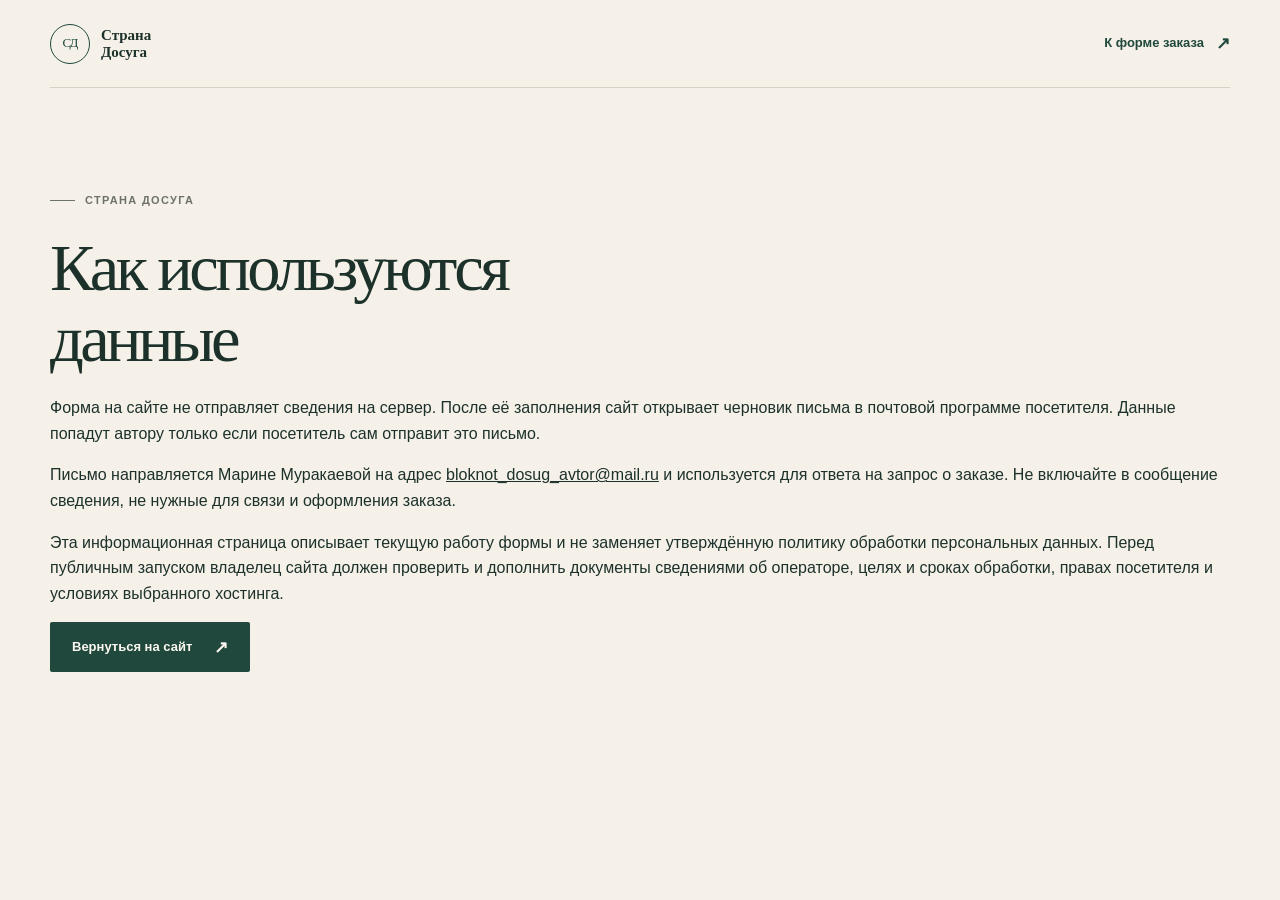
<file: privacy.html>
<!doctype html>
<html lang="ru">
  <head>
    <meta charset="UTF-8" />
    <meta name="viewport" content="width=device-width, initial-scale=1" />
    <meta name="robots" content="noindex, nofollow" />
    <meta name="theme-color" content="#f5f1e8" />
    <title>Информация о данных — Страна Досуга</title>
    <link rel="stylesheet" href="styles.css" />
  </head>
  <body>
    <header class="site-header">
      <a class="brand" href="index.html#top" aria-label="Страна Досуга — на главную">
        <span class="brand-mark" aria-hidden="true">СД</span>
        <span class="brand-name">Страна<br />Досуга</span>
      </a>
      <a class="text-link" href="index.html#order">К форме заказа <span aria-hidden="true">↗</span></a>
    </header>
    <main class="section-wrap section-pad policy-content">
      <p class="eyebrow"><span class="eyebrow-line"></span> Страна Досуга</p>
      <h1>Как используются данные</h1>
      <p>
        Форма на сайте не отправляет сведения на сервер. После её заполнения сайт
        открывает черновик письма в почтовой программе посетителя. Данные попадут
        автору только если посетитель сам отправит это письмо.
      </p>
      <p>
        Письмо направляется Марине Муракаевой на адрес
        <a href="mailto:bloknot_dosug_avtor@mail.ru">bloknot_dosug_avtor@mail.ru</a>
        и используется для ответа на запрос о заказе. Не включайте в сообщение
        сведения, не нужные для связи и оформления заказа.
      </p>
      <p>
        Эта информационная страница описывает текущую работу формы и не заменяет
        утверждённую политику обработки персональных данных. Перед публичным запуском
        владелец сайта должен проверить и дополнить документы сведениями об операторе,
        целях и сроках обработки, правах посетителя и условиях выбранного хостинга.
      </p>
      <a class="button button-dark" href="index.html#top">Вернуться на сайт <span aria-hidden="true">↗</span></a>
    </main>
  </body>
</html>
</file>
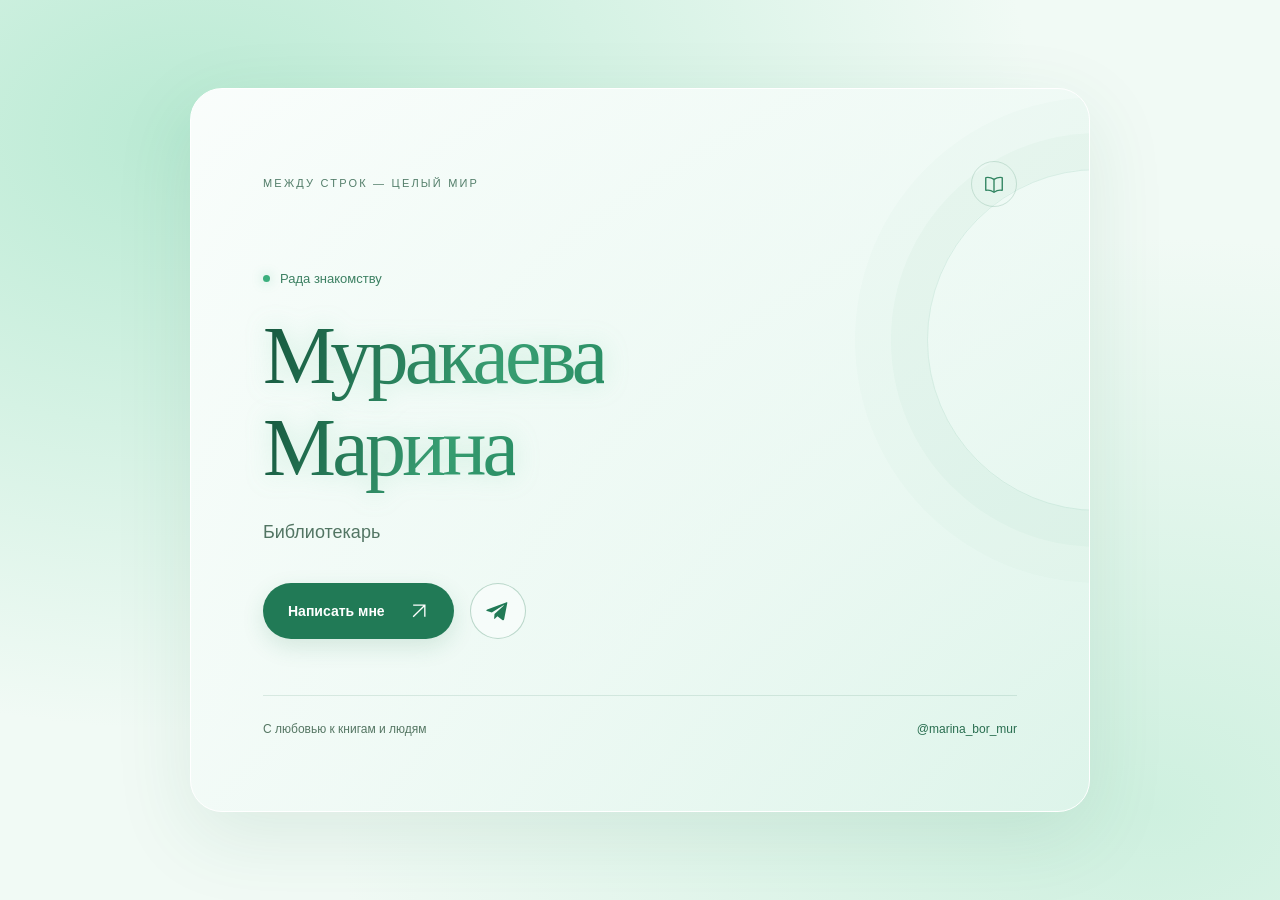
<file: vizitka.html>
<!DOCTYPE html>
<html lang="ru">
<head>
<meta charset="UTF-8">
<meta name="viewport" content="width=device-width, initial-scale=1">
<meta name="theme-color" content="#e7f6ef">
<title>Муракаева Марина — библиотекарь</title>
<style>
  * { box-sizing: border-box; }

  body {
    margin: 0;
    min-height: 100svh;
    padding: 24px 16px;
    display: grid;
    place-items: center;
    color: #164c3b;
    background:
      radial-gradient(ellipse at 15% 15%, #b9ead3, transparent 55%),
      radial-gradient(ellipse at 90% 90%, #cef0df, transparent 50%),
      #f1faf5;
    font-family: Georgia, "Times New Roman", serif;
  }

  .card {
    position: relative;
    isolation: isolate;
    overflow: hidden;
    width: min(100%, 900px);
    padding: clamp(28px, 7vw, 72px);
    border: 1px solid #ffffff;
    border-radius: 32px;
    background: linear-gradient(135deg, #ffffffeb, #e0f5eccc);
    box-shadow: 0 24px 80px #226c431a;
    animation: appear .8s ease both;
  }

  .card::before {
    content: "";
    position: absolute;
    z-index: -1;
    top: 80px;
    right: -180px;
    width: 340px;
    height: 340px;
    border: 1px solid #32966f20;
    border-radius: 50%;
    box-shadow: 0 0 0 36px #32966f08,
                0 0 0 72px #32966f05;
  }

  header {
    display: flex;
    justify-content: space-between;
    align-items: center;
    gap: 16px;
  }

  .label {
    font: 11px/1.6 Arial, sans-serif;
    letter-spacing: .2em;
    text-transform: uppercase;
    color: #537e6a;
  }

  .book {
    flex-shrink: 0;
    width: 46px;
    height: 46px;
    padding: 11px;
    border: 1px solid #39856535;
    border-radius: 50%;
    color: #328562;
  }

  main { padding: 64px 0 56px; }

  .hello {
    display: flex;
    align-items: center;
    gap: 10px;
    font: 13px Arial, sans-serif;
    color: #3c8062;
  }

  .dot {
    width: 7px;
    height: 7px;
    border-radius: 50%;
    background: #3baf7d;
    box-shadow: 0 0 12px #3baf7d65;
  }

  h1 {
    margin: 24px 0;
    font-size: clamp(36px, 8vw, 82px);
    font-weight: 400;
    line-height: 1.12;
    letter-spacing: -.045em;
  }

  h1 span {
    display: block;
    width: fit-content;
    background: linear-gradient(
      110deg, #16573e, #389e72, #167851, #16573e
    );
    background-size: 220% auto;
    -webkit-background-clip: text;
    background-clip: text;
    color: transparent;
    filter: drop-shadow(0 0 12px #64c99845);
    animation: glow 7s ease-in-out infinite alternate;
  }

  .profession {
    margin: 0;
    font: 18px/1.6 Arial, sans-serif;
    color: #527563;
  }

  .actions {
    display: flex;
    flex-wrap: wrap;
    align-items: center;
    gap: 16px;
    margin-top: 36px;
  }

  .button {
    position: relative;
    overflow: hidden;
    display: inline-flex;
    align-items: center;
    justify-content: center;
    gap: 24px;
    min-height: 56px;
    padding: 17px 25px;
    border-radius: 50px;
    background: #217a56;
    color: white;
    font: 600 14px Arial, sans-serif;
    text-decoration: none;
    box-shadow: 0 8px 22px #217a5625;
    transition: transform .25s, box-shadow .25s, background .25s;
  }

  .button::before {
    content: "";
    position: absolute;
    inset: 0;
    background: linear-gradient(
      110deg, transparent 25%, #ffffff50, transparent 75%
    );
    transform: translateX(-150%);
    animation: shine 5s ease-in-out infinite;
    pointer-events: none;
  }

  .button:hover {
    background: #196344;
    transform: translateY(-3px);
    box-shadow: 0 12px 28px #217a5638;
  }

  .button svg {
    width: 20px;
    height: 20px;
    transition: transform .25s;
  }

  .button:hover svg { transform: translate(3px, -3px); }

  .social {
    display: inline-flex;
    align-items: center;
    justify-content: center;
    width: 56px;
    height: 56px;
    border: 1px solid #36876550;
    border-radius: 50%;
    color: #217a56;
    background: #ffffff75;
    transition: transform .25s, background .25s, box-shadow .25s;
  }

  .social svg { width: 24px; height: 24px; }

  .social:hover {
    background: #c9eddb;
    transform: translateY(-3px) rotate(-8deg);
    box-shadow: 0 8px 20px #217a5620;
  }

  a:focus-visible {
    outline: 3px solid #175c40;
    outline-offset: 5px;
  }

  footer {
    display: flex;
    justify-content: space-between;
    flex-wrap: wrap;
    gap: 14px;
    padding-top: 24px;
    border-top: 1px solid #397f6025;
    color: #557663;
    font: 12px/1.6 Arial, sans-serif;
  }

  footer a {
    color: #286d4f;
    text-decoration: none;
    overflow-wrap: anywhere;
  }

  footer a:hover { text-decoration: underline; }

  @keyframes glow {
    to {
      background-position: 100% center;
      filter: drop-shadow(0 0 18px #64c99870);
    }
  }

  @keyframes shine {
    0%, 65% { transform: translateX(-150%); }
    95%, 100% { transform: translateX(150%); }
  }

  @keyframes appear {
    from { opacity: 0; transform: translateY(15px); }
    to { opacity: 1; transform: translateY(0); }
  }

  @media (max-width: 480px) {
    .card { border-radius: 24px; }
    main { padding: 48px 0 40px; }
    .label { font-size: 10px; letter-spacing: .12em; }
    footer { flex-direction: column; }
  }

  @media (prefers-reduced-motion: reduce) {
    *, *::before {
      animation: none !important;
      transition: none !important;
    }
  }
</style>
</head>
<body>
<article class="card" aria-label="Персональная визитка Марины">
  <header>
    <span class="label">Между строк — целый мир</span>
    <svg class="book" viewBox="0 0 24 24" fill="none"
         stroke="currentColor" stroke-width="1.5" aria-hidden="true">
      <path d="M3 5c4-1 6 0 9 2 3-2 5-3 9-2v14c-4-1-6 0-9 2-3-2-5-3-9-2V5Z"/>
      <path d="M12 7v14"/>
    </svg>
  </header>

  <main>
    <div class="hello">
      <span class="dot" aria-hidden="true"></span>
      Рада знакомству
    </div>

    <h1><span>Муракаева</span><span>Марина</span></h1>
    <p class="profession">Библиотекарь</p>

    <div class="actions">
      <a class="button" href="https://t.me/marina_bor_mur"
         target="_blank" rel="noopener noreferrer">
        Написать мне
        <svg viewBox="0 0 24 24" fill="none"
             stroke="currentColor" stroke-width="1.6" aria-hidden="true">
          <path d="M5 19 19 5M5 5h14v14"/>
        </svg>
      </a>

      <a class="social" href="https://t.me/marina_bor_mur"
         target="_blank" rel="noopener noreferrer"
         aria-label="Написать Марине в Telegram"
         title="Telegram: @marina_bor_mur">
        <svg viewBox="0 0 24 24" fill="currentColor" aria-hidden="true">
          <path d="M21.4 3.6 18.2 20c-.2 1.2-.9 1.5-1.9.9l-4.9-3.6-2.3 2.2c-.3.3-.5.5-1 .5l.4-5 9.1-8.2c.4-.4-.1-.6-.6-.3L5.8 13.6 1 12.1c-1-.3-1-1 .2-1.5L20 3.4c.9-.3 1.6.2 1.4.2Z"/>
        </svg>
      </a>
    </div>
  </main>

  <footer>
    <span>С любовью к книгам и людям</span>
    <a href="https://t.me/marina_bor_mur"
       target="_blank" rel="noopener noreferrer">
      @marina_bor_mur
    </a>
  </footer>
</article>
</body>
</html>
</file>
<file: styles.css>
:root {
  color-scheme: light;
  --paper: #f5f1e8;
  --paper-deep: #ebe4d6;
  --ink: #1d312b;
  --muted: #6d7268;
  --line: #d7d0c3;
  --green: #21483d;
  --green-dark: #19382f;
  --rust: #a64e3e;
  --rust-dark: #813d33;
  --cream: #fbf8f0;
  --serif: "Lora", Georgia, serif;
  --sans: "DM Sans", "Segoe UI", sans-serif;
  --content: 1180px;
}

* {
  box-sizing: border-box;
}

html {
  scroll-behavior: smooth;
  scroll-padding-top: 92px;
}

body {
  margin: 0;
  background: var(--paper);
  color: var(--ink);
  font-family: var(--sans);
  font-size: 16px;
  line-height: 1.6;
}

button,
input,
select,
textarea {
  font: inherit;
}

button,
a {
  -webkit-tap-highlight-color: transparent;
}

a {
  color: inherit;
}

button:focus-visible,
a:focus-visible,
input:focus-visible,
select:focus-visible,
textarea:focus-visible,
summary:focus-visible {
  outline: 3px solid #c17a56;
  outline-offset: 4px;
}

.sr-only,
.skip-link:not(:focus) {
  position: absolute;
  width: 1px;
  height: 1px;
  padding: 0;
  margin: -1px;
  overflow: hidden;
  clip: rect(0, 0, 0, 0);
  white-space: nowrap;
  border: 0;
}

.skip-link:focus {
  position: fixed;
  z-index: 20;
  top: 12px;
  left: 12px;
  padding: 10px 14px;
  background: var(--cream);
  color: var(--ink);
}

.section-wrap {
  width: min(var(--content), calc(100% - 64px));
  margin-inline: auto;
}

.section-pad {
  padding-block: 104px;
}

.site-header {
  position: relative;
  z-index: 5;
  display: flex;
  width: min(var(--content), calc(100% - 64px));
  min-height: 88px;
  align-items: center;
  justify-content: space-between;
  margin-inline: auto;
  border-bottom: 1px solid var(--line);
}

.brand {
  display: inline-flex;
  align-items: center;
  gap: 11px;
  text-decoration: none;
}

.brand-mark {
  display: grid;
  width: 40px;
  height: 40px;
  place-items: center;
  border: 1px solid var(--green);
  border-radius: 50%;
  color: var(--green);
  font-family: var(--serif);
  font-size: 13px;
  letter-spacing: -0.07em;
}

.brand-name {
  font-family: var(--serif);
  font-size: 15px;
  font-weight: 600;
  line-height: 1.1;
}

.site-nav {
  display: flex;
  align-items: center;
  gap: clamp(18px, 3vw, 38px);
}

.site-nav a {
  font-size: 13px;
  text-decoration: none;
  transition: color 160ms ease;
}

.site-nav a:hover,
.footer-contact a:hover {
  color: var(--rust);
}

.site-nav .nav-cta {
  display: inline-flex;
  min-height: 44px;
  align-items: center;
  gap: 12px;
  padding: 0 16px;
  border: 1px solid var(--green);
  border-radius: 2px;
  color: var(--green);
  font-weight: 600;
}

.menu-toggle {
  display: none;
}

.hero {
  display: grid;
  min-height: 650px;
  grid-template-columns: 1fr 0.94fr;
  align-items: center;
  gap: 40px;
  padding-block: 55px 85px;
}

.hero-copy {
  position: relative;
  z-index: 1;
  max-width: 580px;
}

.eyebrow,
.small-index {
  margin: 0;
  color: var(--muted);
  font-size: 11px;
  font-weight: 700;
  letter-spacing: 0.12em;
  line-height: 1.5;
  text-transform: uppercase;
}

.eyebrow {
  display: flex;
  align-items: center;
  gap: 10px;
}

.eyebrow-line {
  width: 25px;
  height: 1px;
  background: currentColor;
}

h1,
h2,
h3,
p {
  margin-top: 0;
}

h1,
h2,
h3 {
  font-family: var(--serif);
  font-weight: 500;
}

h1 {
  max-width: 640px;
  margin-block: 23px 20px;
  font-size: clamp(42px, 5.2vw, 68px);
  letter-spacing: -0.055em;
  line-height: 1.08;
}

.hero-intro {
  max-width: 490px;
  margin-bottom: 28px;
  color: #525d54;
  font-size: 17px;
  line-height: 1.7;
}

.hero-actions {
  display: flex;
  flex-wrap: wrap;
  align-items: center;
  gap: 25px;
}

.button {
  display: inline-flex;
  min-height: 50px;
  align-items: center;
  justify-content: center;
  gap: 22px;
  padding: 0 21px;
  border: 1px solid transparent;
  border-radius: 2px;
  cursor: pointer;
  font-size: 13px;
  font-weight: 700;
  text-align: center;
  text-decoration: none;
  transition: background-color 160ms ease, color 160ms ease, transform 160ms ease;
}

.button:hover {
  transform: translateY(-2px);
}

.button-dark {
  background: var(--green);
  color: var(--cream);
}

.button-dark:hover {
  background: var(--green-dark);
}

.text-link {
  display: inline-flex;
  align-items: center;
  gap: 12px;
  color: var(--green);
  font-size: 13px;
  font-weight: 700;
  text-decoration: none;
}

.text-link span,
.button span,
.nav-cta span {
  font-size: 17px;
  line-height: 1;
}

.text-link:hover {
  color: var(--rust);
}

.hero-price {
  margin: 20px 0 0;
  color: var(--muted);
  font-size: 13px;
}

.hero-art {
  position: relative;
  display: grid;
  min-height: 440px;
  place-items: center;
  isolation: isolate;
}

.hero-art::before {
  position: absolute;
  z-index: -1;
  width: min(390px, 85%);
  aspect-ratio: 1;
  border: 1px solid #d5c9b4;
  border-radius: 50%;
  content: "";
}

.hero-art::after {
  position: absolute;
  z-index: -1;
  width: min(320px, 70%);
  aspect-ratio: 1;
  border: 1px dashed #d5c9b4;
  border-radius: 50%;
  content: "";
}

.hero-book,
.mini-book {
  position: absolute;
  display: flex;
  flex-direction: column;
  justify-content: flex-start;
  overflow: hidden;
  border-radius: 3px 8px 8px 3px;
  box-shadow: 12px 19px 30px #322b1f26, inset 7px 0 0 #00000012;
}

.hero-book {
  width: 224px;
  height: 320px;
  padding: 30px 25px 22px 34px;
}

.hero-book::before,
.mini-book::before {
  position: absolute;
  top: 0;
  bottom: 0;
  left: 16px;
  width: 1px;
  background: #ffffff3b;
  content: "";
}

.book-reading {
  z-index: 2;
  background: var(--green);
  color: #f4eddd;
  transform: translate(-65px, 8px) rotate(-8deg);
}

.book-film {
  z-index: 1;
  background: var(--rust);
  color: #fff3e1;
  transform: translate(92px, -7px) rotate(9deg);
}

.book-kicker,
.mini-kicker {
  font-size: 8px;
  font-weight: 700;
  letter-spacing: 0.15em;
}

.book-title {
  margin-top: 58px;
  font-family: var(--serif);
  font-size: 35px;
  letter-spacing: -0.05em;
  line-height: 1.05;
}

.book-rule {
  width: 32px;
  height: 1px;
  margin-top: 18px;
  background: currentColor;
  opacity: 0.75;
}

.book-subtitle {
  max-width: 130px;
  margin-top: 12px;
  font-size: 9px;
  letter-spacing: 0.08em;
  line-height: 1.5;
  text-transform: uppercase;
}

.book-symbol {
  margin-top: auto;
  align-self: center;
  font-size: 26px;
}

.hero-note {
  position: absolute;
  z-index: 3;
  top: 14px;
  right: 0;
  padding: 12px 15px;
  background: #e8dfcd;
  color: var(--green);
  font-family: var(--serif);
  font-size: 14px;
  font-style: italic;
  line-height: 1.3;
  transform: rotate(4deg);
}

.hero-stamp {
  position: absolute;
  z-index: 3;
  right: 11%;
  bottom: 48px;
  display: grid;
  width: 74px;
  height: 74px;
  place-items: center;
  border: 1px solid var(--rust);
  border-radius: 50%;
  color: var(--rust);
  font-family: var(--serif);
  font-size: 13px;
  line-height: 1.15;
  text-align: center;
  transform: rotate(12deg);
}

.hero-caption {
  position: absolute;
  bottom: 0;
  left: 50%;
  color: var(--muted);
  font-size: 11px;
  letter-spacing: 0.06em;
  transform: translateX(-50%);
  white-space: nowrap;
}

.intro-strip {
  background: var(--green);
  color: #f5f1e8;
}

.intro-strip-inner {
  display: flex;
  min-height: 112px;
  align-items: center;
  gap: 34px;
}

.intro-strip .small-index {
  color: #c4cdbd;
  white-space: nowrap;
}

.intro-strip p {
  max-width: 730px;
  margin: 0;
  font-family: var(--serif);
  font-size: clamp(18px, 2.2vw, 26px);
  line-height: 1.4;
}

.intro-strip em {
  color: #d9b795;
  font-weight: 500;
}

.intro-flower {
  margin-left: auto;
  color: #d9b795;
  font-size: 30px;
}

.section-heading {
  display: flex;
  align-items: end;
  justify-content: space-between;
  gap: 30px;
  margin-bottom: 42px;
}

.section-heading h2,
.flexibility h2,
.author h2,
.practical h2,
.order h2 {
  margin: 14px 0 0;
  font-size: clamp(34px, 4vw, 48px);
  letter-spacing: -0.045em;
  line-height: 1.15;
}

.section-aside {
  max-width: 320px;
  margin: 0 0 4px;
  color: var(--muted);
  font-size: 14px;
}

.product-grid {
  display: grid;
  grid-template-columns: repeat(2, minmax(0, 1fr));
  gap: 22px;
}

.product-card {
  overflow: hidden;
  border: 1px solid var(--line);
  background: var(--cream);
}

.product-visual {
  position: relative;
  display: grid;
  min-height: 280px;
  place-items: center;
  overflow: hidden;
  background: #e6e3d6;
}

.product-card-film .product-visual {
  background: #e9d8c8;
}

.product-visual::before,
.product-visual::after {
  position: absolute;
  width: 210px;
  height: 290px;
  border: 1px solid #fff9;
  border-radius: 50%;
  content: "";
}

.product-visual::after {
  width: 260px;
  height: 360px;
  border-color: #ffffff66;
}

.mini-book {
  z-index: 1;
  width: 155px;
  height: 218px;
  padding: 20px 17px 16px 25px;
  color: #f4eddd;
  transform: rotate(-5deg);
  transition: transform 250ms ease;
}

.product-card:hover .mini-book {
  transform: rotate(-2deg) translateY(-5px);
}

.mini-book-reading {
  background: var(--green);
}

.mini-book-film {
  background: var(--rust);
  transform: rotate(5deg);
}

.product-card-film:hover .mini-book-film {
  transform: rotate(2deg) translateY(-5px);
}

.mini-kicker {
  font-size: 6px;
}

.mini-title {
  margin-top: 49px;
  font-family: var(--serif);
  font-size: 24px;
  letter-spacing: -0.04em;
  line-height: 1.05;
}

.mini-flower {
  margin-top: auto;
  align-self: center;
  font-size: 18px;
}

.visual-caption {
  position: absolute;
  z-index: 2;
  right: 18px;
  bottom: 19px;
  color: #5a5a4f;
  font-family: var(--serif);
  font-size: 12px;
  font-style: italic;
}

.visual-number {
  position: absolute;
  top: 17px;
  left: 20px;
  color: #6d7268;
  font-family: var(--serif);
  font-size: 13px;
}

.product-info {
  padding: 29px 30px 31px;
}

.product-title-row {
  display: flex;
  align-items: start;
  justify-content: space-between;
  gap: 16px;
}

.product-title-row .eyebrow {
  font-size: 10px;
}

.product-title-row h3 {
  margin: 6px 0 0;
  font-size: 26px;
  letter-spacing: -0.035em;
  line-height: 1.2;
}

.product-price {
  margin: 0;
  color: var(--green);
  font-family: var(--serif);
  font-size: 20px;
  font-weight: 600;
  white-space: nowrap;
}

.product-description {
  max-width: 450px;
  margin: 18px 0;
  color: #586158;
  font-size: 14px;
}

.feature-list {
  display: grid;
  gap: 9px;
  margin: 0 0 24px;
  padding: 0;
  list-style: none;
}

.feature-list li {
  position: relative;
  padding-left: 20px;
  color: #434e46;
  font-size: 13px;
}

.feature-list li::before {
  position: absolute;
  top: 0.55em;
  left: 0;
  width: 6px;
  height: 6px;
  border: 1px solid var(--rust);
  border-radius: 50%;
  content: "";
}

.button-outline {
  width: 100%;
  justify-content: space-between;
  border-color: #b7c1b4;
  color: var(--green);
}

.button-outline:hover {
  background: var(--green);
  color: var(--cream);
}

.inside {
  background: var(--paper-deep);
}

.spread-grid {
  display: grid;
  grid-template-columns: repeat(2, minmax(0, 1fr));
  gap: 36px;
}

.spread-card {
  min-width: 0;
}

.spread {
  display: grid;
  min-height: 300px;
  grid-template-columns: 1fr 1fr;
  padding: 33px;
  background: #dcd3c1;
  box-shadow: inset 0 0 30px #5d4d3210;
}

.spread-film {
  background: #dfcbb9;
}

.spread-page {
  position: relative;
  display: flex;
  min-height: 240px;
  flex-direction: column;
  padding: 20px 16px;
  background: #fcf8ee;
  box-shadow: 2px 3px 10px #54483212;
}

.spread-page:first-child {
  border-right: 1px solid #ece6d8;
}

.page-overline {
  color: #8c8c79;
  font-size: 7px;
  font-weight: 700;
  letter-spacing: 0.12em;
}

.page-letter {
  display: grid;
  width: 29px;
  height: 29px;
  place-items: center;
  margin-top: 17px;
  border: 1px solid #b5a98e;
  color: var(--green);
  font-family: var(--serif);
  font-size: 14px;
}

.page-lines {
  display: block;
  width: 100%;
  height: 1px;
  margin-top: 13px;
  background: #d8d1c2;
}

.page-lines.short {
  width: 65%;
}

.page-lines.medium {
  width: 82%;
}

.page-label {
  margin-top: 19px;
  color: #6f766c;
  font-size: 8px;
  font-style: italic;
}

.page-label-spaced {
  margin-top: 23px;
}

.page-tick {
  position: absolute;
  right: 16px;
  bottom: 14px;
  color: var(--rust);
  font-family: var(--serif);
  font-size: 19px;
}

.ticket-stub {
  align-self: flex-start;
  margin-top: 14px;
  padding: 8px 11px;
  border: 1px dashed #b69a7f;
  color: var(--rust-dark);
  font-size: 7px;
  letter-spacing: 0.12em;
  line-height: 1.5;
}

.ticket-stub b {
  font-size: 9px;
}

.page-rating {
  margin-top: auto;
  color: var(--rust);
  font-size: 10px;
  letter-spacing: 0.16em;
}

.spread-caption {
  display: grid;
  grid-template-columns: 160px 1fr;
  gap: 20px;
  padding-top: 19px;
}

.spread-caption .small-index {
  color: var(--rust-dark);
  font-size: 9px;
}

.spread-caption p {
  max-width: 360px;
  margin: -4px 0 0;
  color: #53594f;
  font-size: 13px;
}

.visual-disclaimer {
  margin: 28px 0 0;
  color: var(--muted);
  font-size: 11px;
  text-align: right;
}

.flexibility {
  display: grid;
  grid-template-columns: 0.45fr 1fr 0.85fr;
  align-items: center;
  gap: 55px;
}

.flexibility-mark {
  display: grid;
  width: 170px;
  aspect-ratio: 1;
  place-items: center;
  border: 1px solid #bdc5b7;
  border-radius: 50%;
  color: var(--rust);
  font-family: var(--serif);
  font-size: 78px;
}

.flexibility-copy h2 {
  margin-bottom: 19px;
}

.flexibility-copy > p:not(.eyebrow) {
  max-width: 440px;
  margin-bottom: 22px;
  color: #586158;
  font-size: 14px;
}

.flexibility-quote {
  position: relative;
  padding: 33px 30px 28px;
  border-left: 1px solid #b6bcae;
}

.quote-mark {
  color: #b2795a;
  font-family: var(--serif);
  font-size: 48px;
  line-height: 0.7;
}

.flexibility-quote p {
  margin: 17px 0 20px;
  font-family: var(--serif);
  font-size: 20px;
  line-height: 1.55;
}

.quote-caption {
  color: var(--muted);
  font-size: 9px;
  font-weight: 700;
  letter-spacing: 0.12em;
}

.gift {
  background: #d8dfd3;
}

.gift-inner {
  display: grid;
  grid-template-columns: 76px 1fr auto;
  align-items: center;
  gap: 34px;
}

.gift-icon {
  display: grid;
  width: 66px;
  height: 66px;
  place-items: center;
  border: 1px solid #82917e;
  border-radius: 50%;
  color: var(--rust);
  font-size: 27px;
}

.gift-copy h2 {
  margin: 9px 0 6px;
  font-family: var(--serif);
  font-size: clamp(28px, 3vw, 38px);
  font-weight: 500;
  letter-spacing: -0.04em;
}

.gift-copy > p:not(.eyebrow) {
  max-width: 590px;
  margin: 0;
  color: #4e5e50;
  font-size: 14px;
}

.gift-copy .gift-footnote {
  margin-top: 8px !important;
  color: #6d7268 !important;
  font-size: 11px !important;
}

.button-light {
  background: var(--cream);
  color: var(--green);
}

.button-light:hover {
  background: var(--green);
  color: var(--cream);
}

.author {
  display: grid;
  grid-template-columns: 0.9fr 1fr;
  align-items: center;
  gap: 100px;
}

.author-portrait {
  position: relative;
  display: grid;
  min-height: 380px;
  place-items: center;
  background: #e7dfd1;
}

.portrait-paper {
  position: relative;
  display: flex;
  width: 245px;
  height: 295px;
  flex-direction: column;
  align-items: center;
  justify-content: center;
  border: 1px solid #c9bba5;
  background: #f5eee0;
  box-shadow: 11px 15px 25px #3f332018;
  transform: rotate(-4deg);
}

.portrait-sun {
  color: var(--rust);
  font-size: 48px;
}

.portrait-script {
  margin-top: 14px;
  color: var(--green);
  font-family: var(--serif);
  font-size: 25px;
  font-style: italic;
  line-height: 1.3;
  text-align: center;
}

.portrait-caption {
  position: absolute;
  bottom: 19px;
  color: #8c897b;
  font-size: 8px;
  font-weight: 700;
  letter-spacing: 0.17em;
}

.portrait-note {
  position: absolute;
  right: 20px;
  bottom: 23px;
  color: var(--muted);
  font-family: var(--serif);
  font-size: 12px;
  font-style: italic;
}

.author-copy h2 {
  margin-bottom: 22px;
}

.author-copy > p:not(.eyebrow):not(.author-signature) {
  max-width: 480px;
  color: #566056;
  font-size: 15px;
}

.author-signature {
  margin: 24px 0 10px;
  color: var(--rust-dark);
  font-family: var(--serif);
  font-size: 20px;
  font-style: italic;
}

.practical {
  background: var(--paper-deep);
}

.practical-grid {
  display: grid;
  grid-template-columns: 1fr 1fr;
  gap: 95px;
}

.practical h2 {
  margin-bottom: 30px;
  font-size: clamp(31px, 3.4vw, 40px);
}

.delivery-item {
  display: grid;
  grid-template-columns: 36px 1fr;
  gap: 16px;
  padding-block: 18px;
  border-top: 1px solid #c9c3b6;
}

.delivery-icon {
  color: var(--rust-dark);
  font-family: var(--serif);
  font-size: 14px;
}

.delivery-item h3 {
  margin: 0 0 4px;
  font-family: var(--sans);
  font-size: 14px;
  font-weight: 700;
}

.delivery-item p {
  margin: 0;
  color: #60665d;
  font-size: 13px;
}

.delivery-card > .text-link {
  margin-top: 17px;
}

.faq details {
  border-top: 1px solid #c9c3b6;
}

.faq details:last-child {
  border-bottom: 1px solid #c9c3b6;
}

.faq summary {
  position: relative;
  padding: 17px 32px 17px 0;
  cursor: pointer;
  font-family: var(--serif);
  font-size: 16px;
  font-weight: 500;
  list-style: none;
}

.faq summary::-webkit-details-marker {
  display: none;
}

.faq summary::after {
  position: absolute;
  top: 50%;
  right: 3px;
  color: var(--rust-dark);
  content: "+";
  font-family: var(--sans);
  font-size: 20px;
  font-weight: 400;
  transform: translateY(-50%);
}

.faq details[open] summary::after {
  content: "−";
}

.faq details p {
  max-width: 470px;
  margin: -3px 0 18px;
  color: #60665d;
  font-size: 13px;
}

.order {
  display: grid;
  grid-template-columns: 0.9fr 1fr;
  gap: 100px;
}

.order-heading h2 {
  margin-bottom: 19px;
}

.order-heading > p:not(.eyebrow) {
  max-width: 440px;
  color: #596258;
  font-size: 14px;
}

.order-email {
  display: inline-block;
  margin-top: 12px;
  color: var(--rust-dark);
  font-size: 13px;
  font-weight: 700;
  text-decoration: none;
}

.order-email span {
  margin-left: 8px;
}

.order-form {
  display: grid;
  align-content: start;
  gap: 10px;
}

.order-form > label:not(.consent),
.form-row label {
  margin-top: 7px;
  color: #46534a;
  font-size: 12px;
  font-weight: 700;
}

.label-optional {
  color: #7d8277;
  font-weight: 400;
}

.order-form input:not([type="checkbox"]),
.order-form select,
.order-form textarea {
  width: 100%;
  min-height: 48px;
  padding: 11px 13px;
  border: 1px solid #c9c3b6;
  border-radius: 2px;
  background: #fbf8f0;
  color: var(--ink);
  font-size: 14px;
}

.order-form textarea {
  min-height: 87px;
  resize: vertical;
}

.order-form input::placeholder,
.order-form textarea::placeholder {
  color: #96978d;
}

.form-row {
  display: grid;
  grid-template-columns: 0.55fr 1fr;
  gap: 15px;
}

.form-row > div {
  display: grid;
  gap: 10px;
}

.consent {
  display: flex;
  align-items: flex-start;
  gap: 10px;
  margin-block: 8px 4px;
  color: #687066;
  font-size: 11px;
  line-height: 1.5;
}

.consent input {
  width: 17px;
  height: 17px;
  flex: 0 0 auto;
  margin: 1px 0 0;
  accent-color: var(--green);
}

.form-submit {
  width: 100%;
  justify-content: space-between;
}

.form-note {
  margin: 0;
  color: #74786f;
  font-size: 11px;
}

.site-footer {
  background: var(--green-dark);
  color: #f5f1e8;
}

.footer-main {
  display: grid;
  min-height: 180px;
  grid-template-columns: 1fr 1fr 1.5fr auto;
  align-items: center;
  gap: 30px;
}

.footer-brand .brand-mark {
  border-color: #c9d0c4;
  color: #f5f1e8;
}

.footer-main > p {
  margin: 0;
  color: #c4cdbd;
  font-family: var(--serif);
  font-size: 16px;
  line-height: 1.4;
}

.footer-contact {
  display: grid;
  justify-items: start;
  gap: 4px;
  color: #c4cdbd;
  font-size: 11px;
}

.footer-contact a {
  color: #f5f1e8;
  font-size: 13px;
  text-decoration: none;
}

.back-top {
  color: #f5f1e8;
  font-size: 12px;
  text-decoration: none;
}

.footer-bottom {
  display: flex;
  min-height: 54px;
  align-items: center;
  justify-content: space-between;
  gap: 20px;
  border-top: 1px solid #ffffff2b;
  color: #bdc8bb;
  font-size: 10px;
}

@media (max-width: 900px) {
  .site-nav {
    gap: 18px;
  }

  .site-nav a {
    font-size: 12px;
  }

  .hero {
    min-height: 590px;
    gap: 20px;
  }

  .hero-book {
    width: 190px;
    height: 285px;
  }

  .book-title {
    font-size: 30px;
  }

  .book-film {
    transform: translate(76px, -4px) rotate(9deg);
  }

  .book-reading {
    transform: translate(-54px, 8px) rotate(-8deg);
  }

  .flexibility {
    grid-template-columns: 0.35fr 1fr;
    gap: 40px;
  }

  .flexibility-mark {
    width: 140px;
  }

  .flexibility-quote {
    grid-column: 2;
    max-width: 480px;
    padding-block: 5px 5px;
  }

  .practical-grid,
  .order {
    gap: 50px;
  }

  .author {
    gap: 60px;
  }
}

@media (max-width: 680px) {
  html {
    scroll-padding-top: 72px;
  }

  .section-wrap,
  .site-header {
    width: min(100% - 40px, var(--content));
  }

  .section-pad {
    padding-block: 68px;
  }

  .site-header {
    min-height: 72px;
  }

  .brand-mark {
    width: 36px;
    height: 36px;
  }

  .menu-toggle {
    display: grid;
    width: 44px;
    height: 44px;
    align-content: center;
    justify-items: center;
    gap: 6px;
    border: 1px solid var(--line);
    background: transparent;
  }

  .menu-toggle span:not(.sr-only) {
    width: 17px;
    height: 1px;
    background: var(--green);
  }

  .site-nav {
    position: absolute;
    top: calc(100% - 1px);
    right: 0;
    left: 0;
    display: none;
    align-items: stretch;
    gap: 0;
    padding: 8px 18px 16px;
    border: 1px solid var(--line);
    background: var(--paper);
    box-shadow: 0 14px 20px #312c2012;
  }

  .site-nav.is-open {
    display: flex;
    flex-direction: column;
  }

  .site-nav > a:not(.nav-cta) {
    padding: 12px 0;
    border-bottom: 1px solid var(--line);
    font-size: 14px;
  }

  .site-nav .nav-cta {
    justify-content: space-between;
    margin-top: 14px;
  }

  .hero {
    grid-template-columns: 1fr;
    gap: 6px;
    padding-block: 55px 48px;
  }

  h1 {
    max-width: 520px;
    margin-block: 17px;
    font-size: clamp(39px, 11vw, 56px);
  }

  .hero-intro {
    max-width: 520px;
    margin-bottom: 21px;
    font-size: 15px;
  }

  .hero-art {
    min-height: 355px;
    margin-top: 16px;
  }

  .hero-book {
    width: 166px;
    height: 242px;
    padding: 23px 18px 17px 26px;
  }

  .book-reading {
    transform: translate(-47px, 6px) rotate(-8deg);
  }

  .book-film {
    transform: translate(63px, -3px) rotate(9deg);
  }

  .book-title {
    margin-top: 43px;
    font-size: 27px;
  }

  .hero-note {
    top: 4px;
    right: 4px;
    font-size: 12px;
  }

  .hero-stamp {
    right: 6%;
    bottom: 40px;
    width: 62px;
    height: 62px;
    font-size: 11px;
  }

  .hero-caption {
    bottom: 0;
    font-size: 10px;
  }

  .intro-strip-inner {
    min-height: 104px;
    gap: 15px;
  }

  .intro-strip .small-index {
    align-self: flex-start;
    padding-top: 22px;
    font-size: 9px;
  }

  .intro-strip p {
    padding-block: 20px;
    font-size: 18px;
  }

  .intro-flower {
    display: none;
  }

  .section-heading {
    display: block;
    margin-bottom: 27px;
  }

  .section-heading h2,
  .flexibility h2,
  .author h2,
  .practical h2,
  .order h2 {
    font-size: clamp(32px, 9vw, 42px);
  }

  .section-aside {
    margin-top: 13px;
    font-size: 13px;
  }

  .product-grid,
  .spread-grid,
  .practical-grid,
  .order,
  .author {
    grid-template-columns: 1fr;
  }

  .product-grid {
    gap: 18px;
  }

  .product-visual {
    min-height: 245px;
  }

  .product-info {
    padding: 23px 21px 24px;
  }

  .product-title-row h3 {
    font-size: 23px;
  }

  .product-price {
    font-size: 18px;
  }

  .spread-grid {
    gap: 32px;
  }

  .spread {
    min-height: 246px;
    padding: 21px;
  }

  .spread-page {
    min-height: 204px;
    padding: 15px 12px;
  }

  .spread-caption {
    grid-template-columns: 1fr;
    gap: 8px;
  }

  .visual-disclaimer {
    margin-top: 22px;
    text-align: left;
  }

  .flexibility {
    grid-template-columns: 1fr;
    gap: 25px;
  }

  .flexibility-mark {
    width: 93px;
    font-size: 44px;
  }

  .flexibility-quote {
    grid-column: auto;
    margin-top: 4px;
  }

  .flexibility-quote p {
    font-size: 18px;
  }

  .gift-inner {
    grid-template-columns: 52px 1fr;
    gap: 17px;
  }

  .gift-icon {
    width: 50px;
    height: 50px;
    font-size: 21px;
  }

  .gift-copy h2 {
    font-size: 28px;
  }

  .gift-copy > p:not(.eyebrow) {
    font-size: 13px;
  }

  .gift-inner > .button {
    grid-column: 1 / -1;
    width: 100%;
  }

  .author {
    gap: 35px;
  }

  .author-portrait {
    min-height: 310px;
  }

  .portrait-paper {
    width: 205px;
    height: 245px;
  }

  .portrait-script {
    font-size: 22px;
  }

  .practical-grid {
    gap: 56px;
  }

  .practical h2 {
    margin-bottom: 22px;
  }

  .order {
    gap: 35px;
  }

  .form-row {
    grid-template-columns: 0.6fr 1fr;
    gap: 11px;
  }

  .footer-main {
    grid-template-columns: 1fr 1fr;
    gap: 23px 15px;
    padding-block: 33px;
  }

  .footer-main > p {
    justify-self: end;
    font-size: 14px;
  }

  .footer-contact {
    grid-column: 1;
    grid-row: 2;
  }

  .back-top {
    grid-column: 2;
    grid-row: 2;
    justify-self: end;
  }

  .footer-bottom {
    min-height: 62px;
    align-items: flex-start;
    flex-direction: column;
    justify-content: center;
    gap: 1px;
    padding-block: 11px;
    font-size: 9px;
  }
}

@media (max-width: 360px) {
  .hero-book {
    width: 152px;
    height: 224px;
  }

  .book-reading {
    transform: translate(-38px, 6px) rotate(-8deg);
  }

  .book-film {
    transform: translate(48px, -3px) rotate(9deg);
  }

  .book-title {
    font-size: 24px;
  }
}

@media (prefers-reduced-motion: reduce) {
  *,
  *::before,
  *::after {
    scroll-behavior: auto !important;
    transition-duration: 0.01ms !important;
    animation-duration: 0.01ms !important;
    animation-iteration-count: 1 !important;
  }
}
</file>
